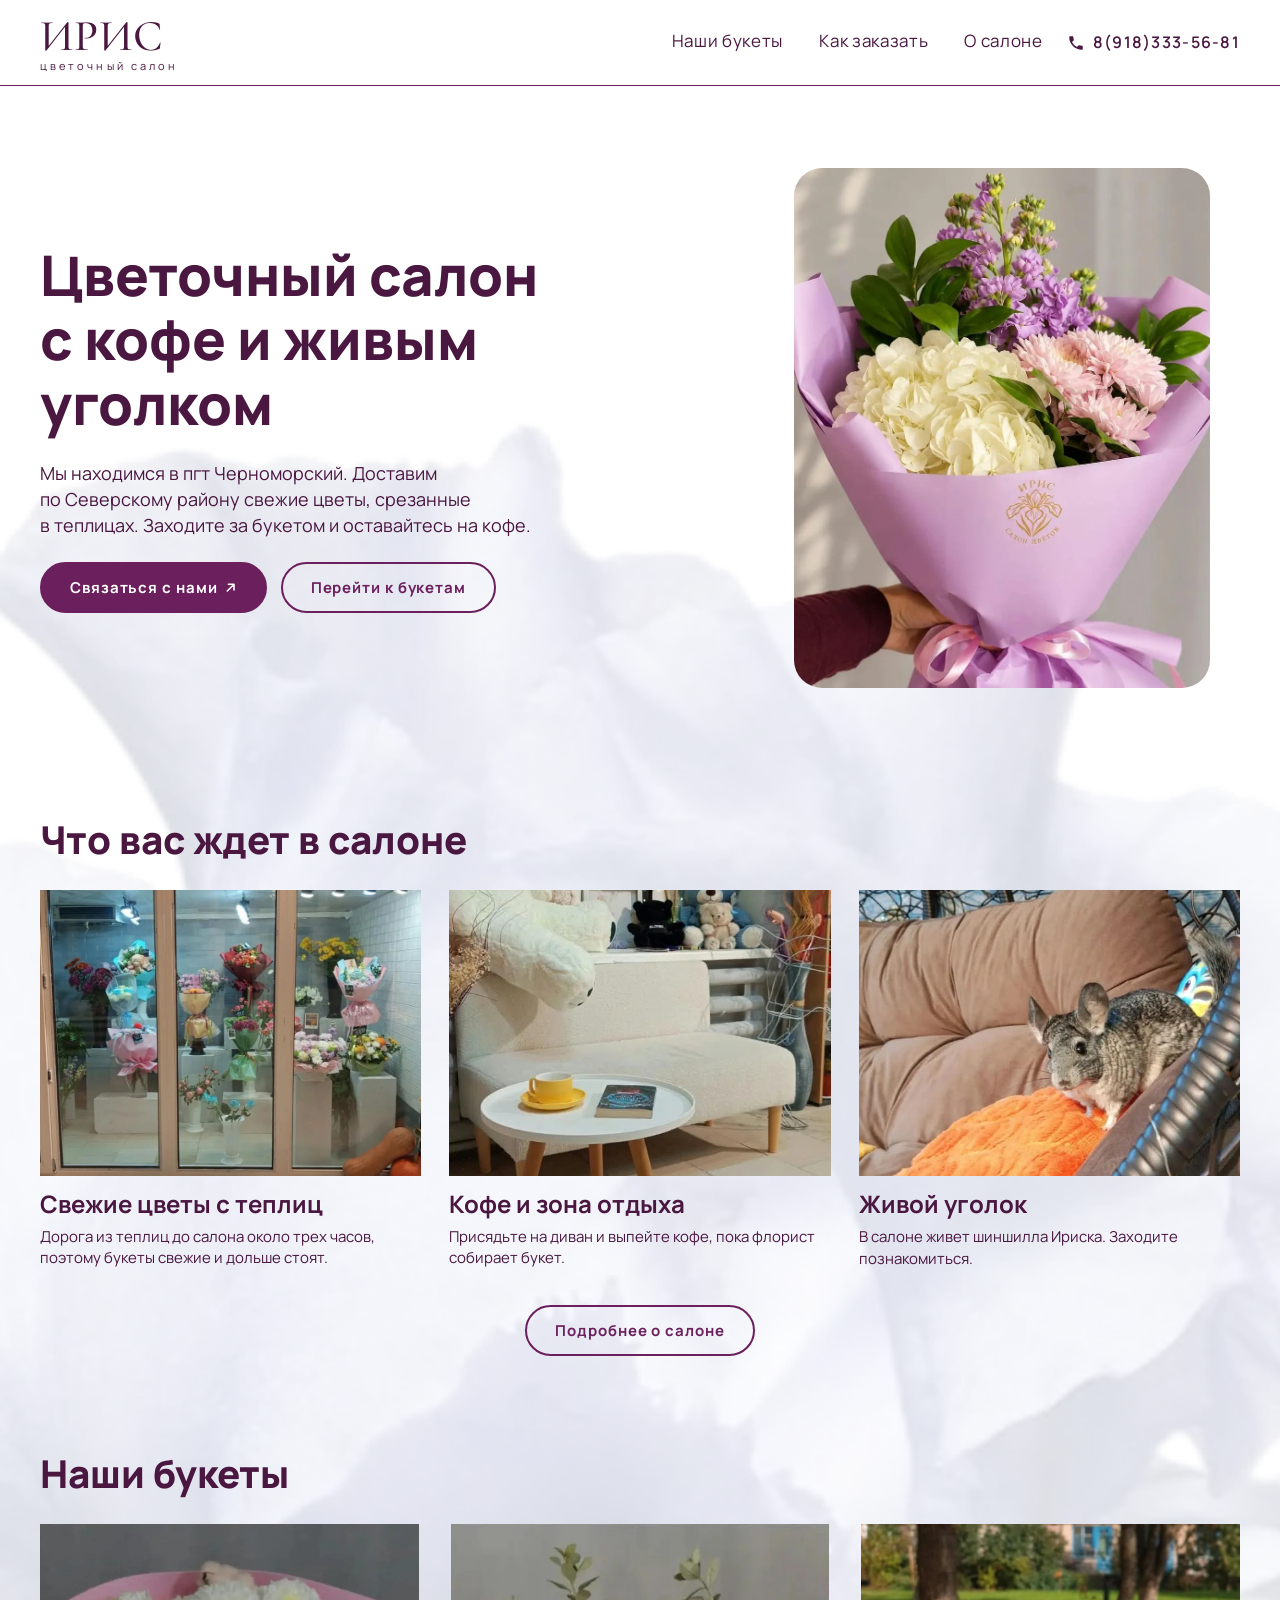
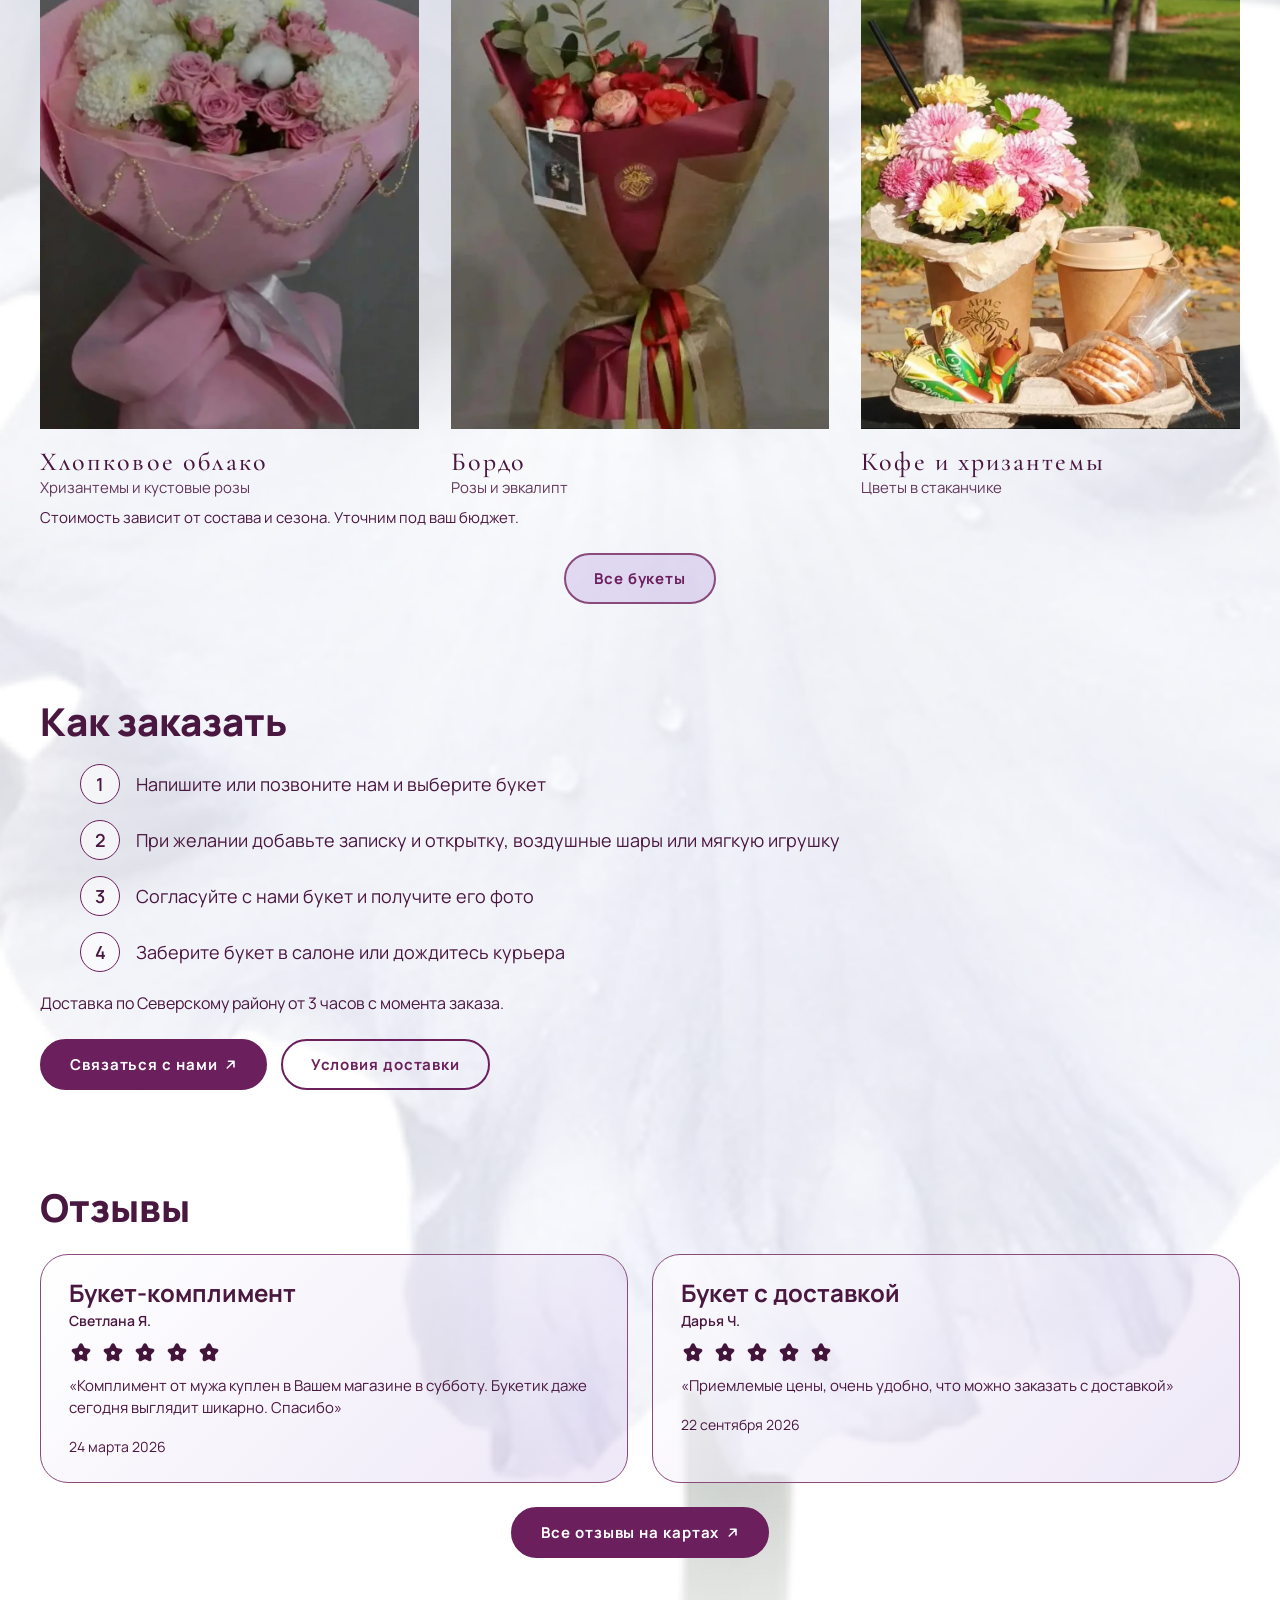
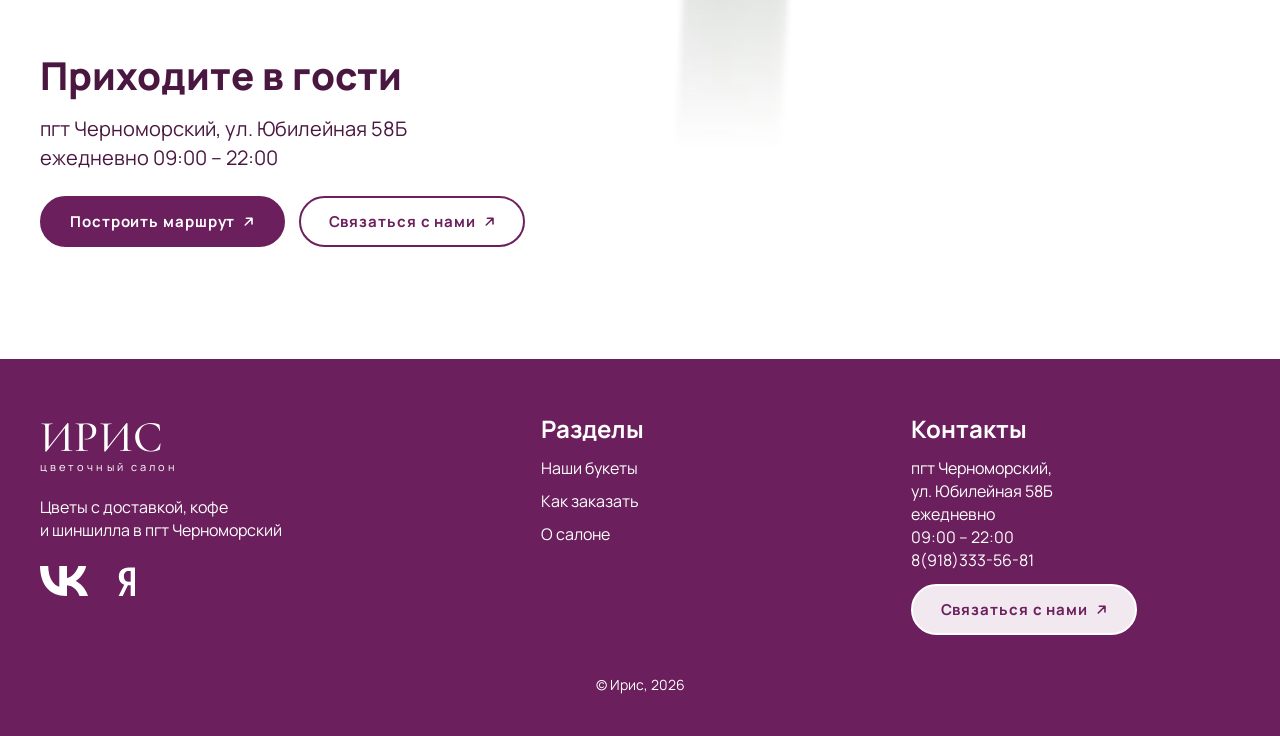
<file: index.html>
<!DOCTYPE html>
<html lang="ru">
<head>
<meta charset="utf-8">
<meta name="viewport" content="width=device-width, initial-scale=1">
<title>Ирис — цветочный салон с кофе в пгт Черноморский</title>
<meta name="description" content="Свежие букеты из теплиц, доставка по Северскому району, кофе и шиншилла Ириска в салоне.">
<meta name="theme-color" content="#6b1f5c">
<meta property="og:title" content="Ирис — цветочный салон с кофе в пгт Черноморский">
<meta property="og:description" content="Свежие букеты из теплиц, доставка по Северскому району, кофе и шиншилла Ириска в салоне.">
<meta property="og:type" content="website">
<meta property="og:locale" content="ru_RU">
<link rel="icon" href="img/favicon.svg" type="image/svg+xml">
<link rel="preconnect" href="https://fonts.googleapis.com">
<link rel="preconnect" href="https://fonts.gstatic.com" crossorigin>
<link href="https://fonts.googleapis.com/css2?family=Cormorant+Garamond:wght@400;500&family=Manrope:wght@300;400;500;600;700;800&display=swap&subset=cyrillic" rel="stylesheet">
<link rel="stylesheet" href="css/style.css">
<script type="application/ld+json">
{
  "@context": "https://schema.org",
  "@type": "Florist",
  "name": "Ирис, цветочный салон",
  "telephone": "+7-918-333-56-81",
  "address": {
    "@type": "PostalAddress",
    "addressCountry": "RU",
    "addressRegion": "Краснодарский край",
    "addressLocality": "пгт Черноморский",
    "streetAddress": "ул. Юбилейная, 58Б"
  },
  "openingHours": "Mo-Su 09:00-22:00",
  "sameAs": [
    "https://vk.ru/id1106117199"
  ]
}
</script>
</head>
<body>
<header class="site-header">
  <div class="header-inner">
    <a class="logo" href="index.html" aria-label="Ирис — на главную"><b>ИРИС</b><small>цветочный салон</small></a>
    <nav class="nav" aria-label="Основное меню"><a href="bouquets.html">Наши букеты</a><a href="order.html">Как заказать</a><a href="about.html">О салоне</a></nav>
    <a class="phone header-phone" href="tel:+79183335681"><svg viewBox="0 0 24 24" aria-hidden="true"><path d="M6.6 10.8a15 15 0 0 0 6.6 6.6l2.2-2.2c.3-.3.7-.4 1-.2 1.1.4 2.3.6 3.6.6.6 0 1 .4 1 1V20c0 .6-.4 1-1 1A17 17 0 0 1 3 4c0-.6.4-1 1-1h3.5c.6 0 1 .4 1 1 0 1.3.2 2.5.6 3.6.1.3 0 .7-.2 1l-2.3 2.2z"/></svg>8(918)333-56-81</a>
    <button class="burger" id="burger" aria-label="Открыть меню" aria-expanded="false" aria-controls="mobile-menu"><span></span><span></span></button>
  </div>
</header>

<div class="mobile-menu" id="mobile-menu" role="dialog" aria-modal="true" aria-label="Меню">
  <div class="top">
    <a class="logo" href="index.html"><b>ИРИС</b><small>цветочный салон</small></a>
    <button class="close" id="menu-close" aria-label="Закрыть меню">×</button>
  </div>
  <nav aria-label="Мобильное меню"><a href="bouquets.html">Наши букеты</a><a href="order.html">Как заказать</a><a href="about.html">О салоне</a></nav>
  <a class="phone" href="tel:+79183335681"><svg viewBox="0 0 24 24" aria-hidden="true"><path d="M6.6 10.8a15 15 0 0 0 6.6 6.6l2.2-2.2c.3-.3.7-.4 1-.2 1.1.4 2.3.6 3.6.6.6 0 1 .4 1 1V20c0 .6-.4 1-1 1A17 17 0 0 1 3 4c0-.6.4-1 1-1h3.5c.6 0 1 .4 1 1 0 1.3.2 2.5.6 3.6.1.3 0 .7-.2 1l-2.3 2.2z"/></svg>8(918)333-56-81</a>
  <a class="btn" href="tel:+79183335681">Связаться с нами <svg class="arr" viewBox="0 0 10 10" aria-hidden="true"><path d="M2 8 8 2M3 2h5v5" fill="none" stroke="currentColor" stroke-width="1.4" stroke-linecap="round" stroke-linejoin="round"/></svg></a>
</div>

<main class="page page--home">

<div class="deco deco--home" aria-hidden="true"></div>
<section class="hero"><div class="container hero-grid">
  <div>
    <h1>Цветочный салон<br>с кофе и живым уголком</h1>
    <p>Мы находимся в пгт Черноморский. Доставим по Северскому району свежие цветы, срезанные в теплицах. Заходите за букетом и оставайтесь на кофе.</p>
    <div class="btn-row"><a class="btn" href="tel:+79183335681">Связаться с нами <svg class="arr" viewBox="0 0 10 10" aria-hidden="true"><path d="M2 8 8 2M3 2h5v5" fill="none" stroke="currentColor" stroke-width="1.4" stroke-linecap="round" stroke-linejoin="round"/></svg></a><a class="btn btn--ghost" href="bouquets.html">Перейти к букетам</a></div>
  </div>
  <div class="hero-img"><img src="img/hero.webp" alt="Сиреневый букет с белой гортензией в упаковке с логотипом салона" width="900" height="1125"></div>
</div></section>

<section class="section"><div class="container">
  <h2>Что вас ждет в салоне</h2>
  <div class="cards carousel" style="margin-top:28px">
    <article class="card"><img src="img/card-fresh.webp" alt="Витрина салона со свежими букетами" width="900" height="675" loading="lazy" decoding="async"><h3>Свежие цветы с теплиц</h3><p>Дорога из теплиц до салона около трех часов, поэтому букеты свежие и дольше стоят.</p></article>
    <article class="card"><img src="img/card-lounge.webp" alt="Зона отдыха: диван и столик с чашкой кофе" width="702" height="527" loading="lazy" decoding="async"><h3>Кофе и зона отдыха</h3><p>Присядьте на диван и выпейте кофе, пока флорист собирает букет.</p></article>
    <article class="card"><img src="img/card-chinchilla.webp" alt="Шиншилла Ириска на подушке" width="702" height="527" loading="lazy" decoding="async"><h3>Живой уголок</h3><p>В салоне живет шиншилла Ириска. Заходите познакомиться.</p></article>
  </div>
  <div class="dots"></div>
  <div class="center" style="margin-top:24px"><a class="btn btn--ghost" href="about.html">Подробнее о салоне</a></div>
</div></section>

<section class="section"><div class="container">
  <h2>Наши букеты</h2>
  <div class="bouquets bouquets--3 carousel" style="margin-top:28px"><article class="bouquet"><img src="img/bouquet-3.webp" alt="Букет «Хлопковое облако» из белых хризантем, розовых роз и хлопка" width="760" height="1013" loading="lazy" decoding="async"><h3>Хлопковое облако</h3><div class="sub">Хризантемы и кустовые розы</div></article><article class="bouquet"><img src="img/bouquet-5.webp" alt="Букет «Бордо» из красно-оранжевых роз и эвкалипта" width="579" height="772" loading="lazy" decoding="async"><h3>Бордо</h3><div class="sub">Розы и эвкалипт</div></article><article class="bouquet"><img src="img/bouquet-7.webp" alt="Хризантемы в крафтовом стаканчике с логотипом салона" width="900" height="1200" loading="lazy" decoding="async"><h3>Кофе и хризантемы</h3><div class="sub">Цветы в стаканчике</div></article></div>
  <div class="dots"></div>
  <p class="note">Стоимость зависит от состава и сезона. Уточним под ваш бюджет.</p>
  <div class="center"><a class="btn btn--soft" href="bouquets.html">Все букеты</a></div>
</div></section>

<section class="section"><div class="container">
  <h2>Как заказать</h2>
  <ol class="steps"><li>Напишите или позвоните нам и выберите букет</li><li>При желании добавьте записку и открытку, воздушные шары или мягкую игрушку</li><li>Согласуйте с нами букет и получите его фото</li><li>Заберите букет в салоне или дождитесь курьера</li></ol>
  <p>Доставка по Северскому району от 3 часов с момента заказа.</p>
  <div class="btn-row"><a class="btn" href="tel:+79183335681">Связаться с нами <svg class="arr" viewBox="0 0 10 10" aria-hidden="true"><path d="M2 8 8 2M3 2h5v5" fill="none" stroke="currentColor" stroke-width="1.4" stroke-linecap="round" stroke-linejoin="round"/></svg></a><a class="btn btn--ghost" href="order.html">Условия доставки</a></div>
</div></section>

<section class="section"><div class="container">
  <h2>Отзывы</h2>
  <div class="reviews carousel" style="margin-top:24px"><article class="review"><h3>Букет-комплимент</h3><div class="author">Светлана Я.</div><div class="stars" role="img" aria-label="Оценка 5 из 5"><img src="img/flower.png" alt="" width="24" height="24" loading="lazy"><img src="img/flower.png" alt="" width="24" height="24" loading="lazy"><img src="img/flower.png" alt="" width="24" height="24" loading="lazy"><img src="img/flower.png" alt="" width="24" height="24" loading="lazy"><img src="img/flower.png" alt="" width="24" height="24" loading="lazy"></div><blockquote>«Комплимент от мужа куплен в Вашем магазине в субботу. Букетик даже сегодня выглядит шикарно. Спасибо»</blockquote><time datetime="2026-03-24">24 марта 2026</time></article><article class="review"><h3>Букет с доставкой</h3><div class="author">Дарья Ч.</div><div class="stars" role="img" aria-label="Оценка 5 из 5"><img src="img/flower.png" alt="" width="24" height="24" loading="lazy"><img src="img/flower.png" alt="" width="24" height="24" loading="lazy"><img src="img/flower.png" alt="" width="24" height="24" loading="lazy"><img src="img/flower.png" alt="" width="24" height="24" loading="lazy"><img src="img/flower.png" alt="" width="24" height="24" loading="lazy"></div><blockquote>«Приемлемые цены, очень удобно, что можно заказать с доставкой»</blockquote><time datetime="2026-09-22">22 сентября 2026</time></article></div>
  <div class="dots"></div>
  <div class="center" style="margin-top:24px"><a class="btn" href="https://yandex.ru/maps/?text=%D0%98%D1%80%D0%B8%D1%81%20%D1%86%D0%B2%D0%B5%D1%82%D0%BE%D1%87%D0%BD%D1%8B%D0%B9%20%D1%81%D0%B0%D0%BB%D0%BE%D0%BD%20%D0%A7%D0%B5%D1%80%D0%BD%D0%BE%D0%BC%D0%BE%D1%80%D1%81%D0%BA%D0%B8%D0%B9%20%D0%AE%D0%B1%D0%B8%D0%BB%D0%B5%D0%B9%D0%BD%D0%B0%D1%8F%2058%D0%91" target="_blank" rel="noopener">Все отзывы на картах <svg class="arr" viewBox="0 0 10 10" aria-hidden="true"><path d="M2 8 8 2M3 2h5v5" fill="none" stroke="currentColor" stroke-width="1.4" stroke-linecap="round" stroke-linejoin="round"/></svg></a></div>
</div></section>

<section class="section"><div class="container">
  <h2>Приходите в гости</h2>
  <p class="lead" style="margin-top:16px">пгт Черноморский, ул. Юбилейная 58Б<br>ежедневно 09:00 – 22:00</p>
  <div class="btn-row"><a class="btn" href="https://yandex.ru/maps/?text=%D0%98%D1%80%D0%B8%D1%81%20%D1%86%D0%B2%D0%B5%D1%82%D0%BE%D1%87%D0%BD%D1%8B%D0%B9%20%D1%81%D0%B0%D0%BB%D0%BE%D0%BD%20%D0%A7%D0%B5%D1%80%D0%BD%D0%BE%D0%BC%D0%BE%D1%80%D1%81%D0%BA%D0%B8%D0%B9%20%D0%AE%D0%B1%D0%B8%D0%BB%D0%B5%D0%B9%D0%BD%D0%B0%D1%8F%2058%D0%91" target="_blank" rel="noopener">Построить маршрут <svg class="arr" viewBox="0 0 10 10" aria-hidden="true"><path d="M2 8 8 2M3 2h5v5" fill="none" stroke="currentColor" stroke-width="1.4" stroke-linecap="round" stroke-linejoin="round"/></svg></a><a class="btn btn--ghost" href="tel:+79183335681">Связаться с нами <svg class="arr" viewBox="0 0 10 10" aria-hidden="true"><path d="M2 8 8 2M3 2h5v5" fill="none" stroke="currentColor" stroke-width="1.4" stroke-linecap="round" stroke-linejoin="round"/></svg></a></div>
</div></section>

</main>

<footer class="site-footer">
  <div class="container">
    <div class="footer-grid">
      <div>
        <a class="logo" href="index.html"><b>ИРИС</b><small>цветочный салон</small></a>
        <p class="footer-desc">Цветы с доставкой, кофе<br>и шиншилла в пгт Черноморский</p>
        <div class="socials">
          <a href="https://vk.ru/id1106117199" target="_blank" rel="noopener" aria-label="ВКонтакте"><svg viewBox="0 0 48 30" aria-hidden="true"><path d="M26 30C9.6 30 .3 18.7 0 0h8.2c.3 13.8 6.3 19.6 11.1 20.8V0h7.7v11.9C31.7 11.4 36.7 6 38.4 0h7.7c-1.3 7.3-6.7 12.7-10.5 14.9C39.4 16.8 45.5 21.5 48 30h-8.5c-1.8-5.7-6.3-10.1-12.5-10.7V30H26z"/></svg></a>
          <a href="https://yandex.ru/maps/?text=%D0%98%D1%80%D0%B8%D1%81%20%D1%86%D0%B2%D0%B5%D1%82%D0%BE%D1%87%D0%BD%D1%8B%D0%B9%20%D1%81%D0%B0%D0%BB%D0%BE%D0%BD%20%D0%A7%D0%B5%D1%80%D0%BD%D0%BE%D0%BC%D0%BE%D1%80%D1%81%D0%BA%D0%B8%D0%B9%20%D0%AE%D0%B1%D0%B8%D0%BB%D0%B5%D0%B9%D0%BD%D0%B0%D1%8F%2058%D0%91" target="_blank" rel="noopener" aria-label="Мы на Яндекс Картах"><svg viewBox="0 0 24 30" aria-hidden="true"><path d="M14.7 30V19.2h-2.8L6.7 30H2.6l5.6-11.2C4.7 17.3 2.8 14.5 2.8 10.7 2.8 5 6.7 1.5 12.7 1.5H19V30h-4.3zm0-25.1h-1.8c-3.3 0-5 1.8-5 5.6 0 3.6 1.9 5.3 5.1 5.3h1.7V4.9z"/></svg></a>
        </div>
      </div>
      <div>
        <h3>Разделы</h3>
        <ul><li><a href="bouquets.html">Наши букеты</a></li><li><a href="order.html">Как заказать</a></li><li><a href="about.html">О салоне</a></li></ul>
      </div>
      <div class="footer-contacts">
        <h3>Контакты</h3>
        <p>пгт Черноморский,<br>ул. Юбилейная 58Б<br>ежедневно<br>09:00 – 22:00<br><a href="tel:+79183335681">8(918)333-56-81</a></p>
        <a class="btn btn--light" href="tel:+79183335681">Связаться с нами <svg class="arr" viewBox="0 0 10 10" aria-hidden="true"><path d="M2 8 8 2M3 2h5v5" fill="none" stroke="currentColor" stroke-width="1.4" stroke-linecap="round" stroke-linejoin="round"/></svg></a>
      </div>
    </div>
    <p class="copy">© Ирис, 2026</p>
  </div>
</footer>
<script src="js/main.js"></script>
</body>
</html>
</file>
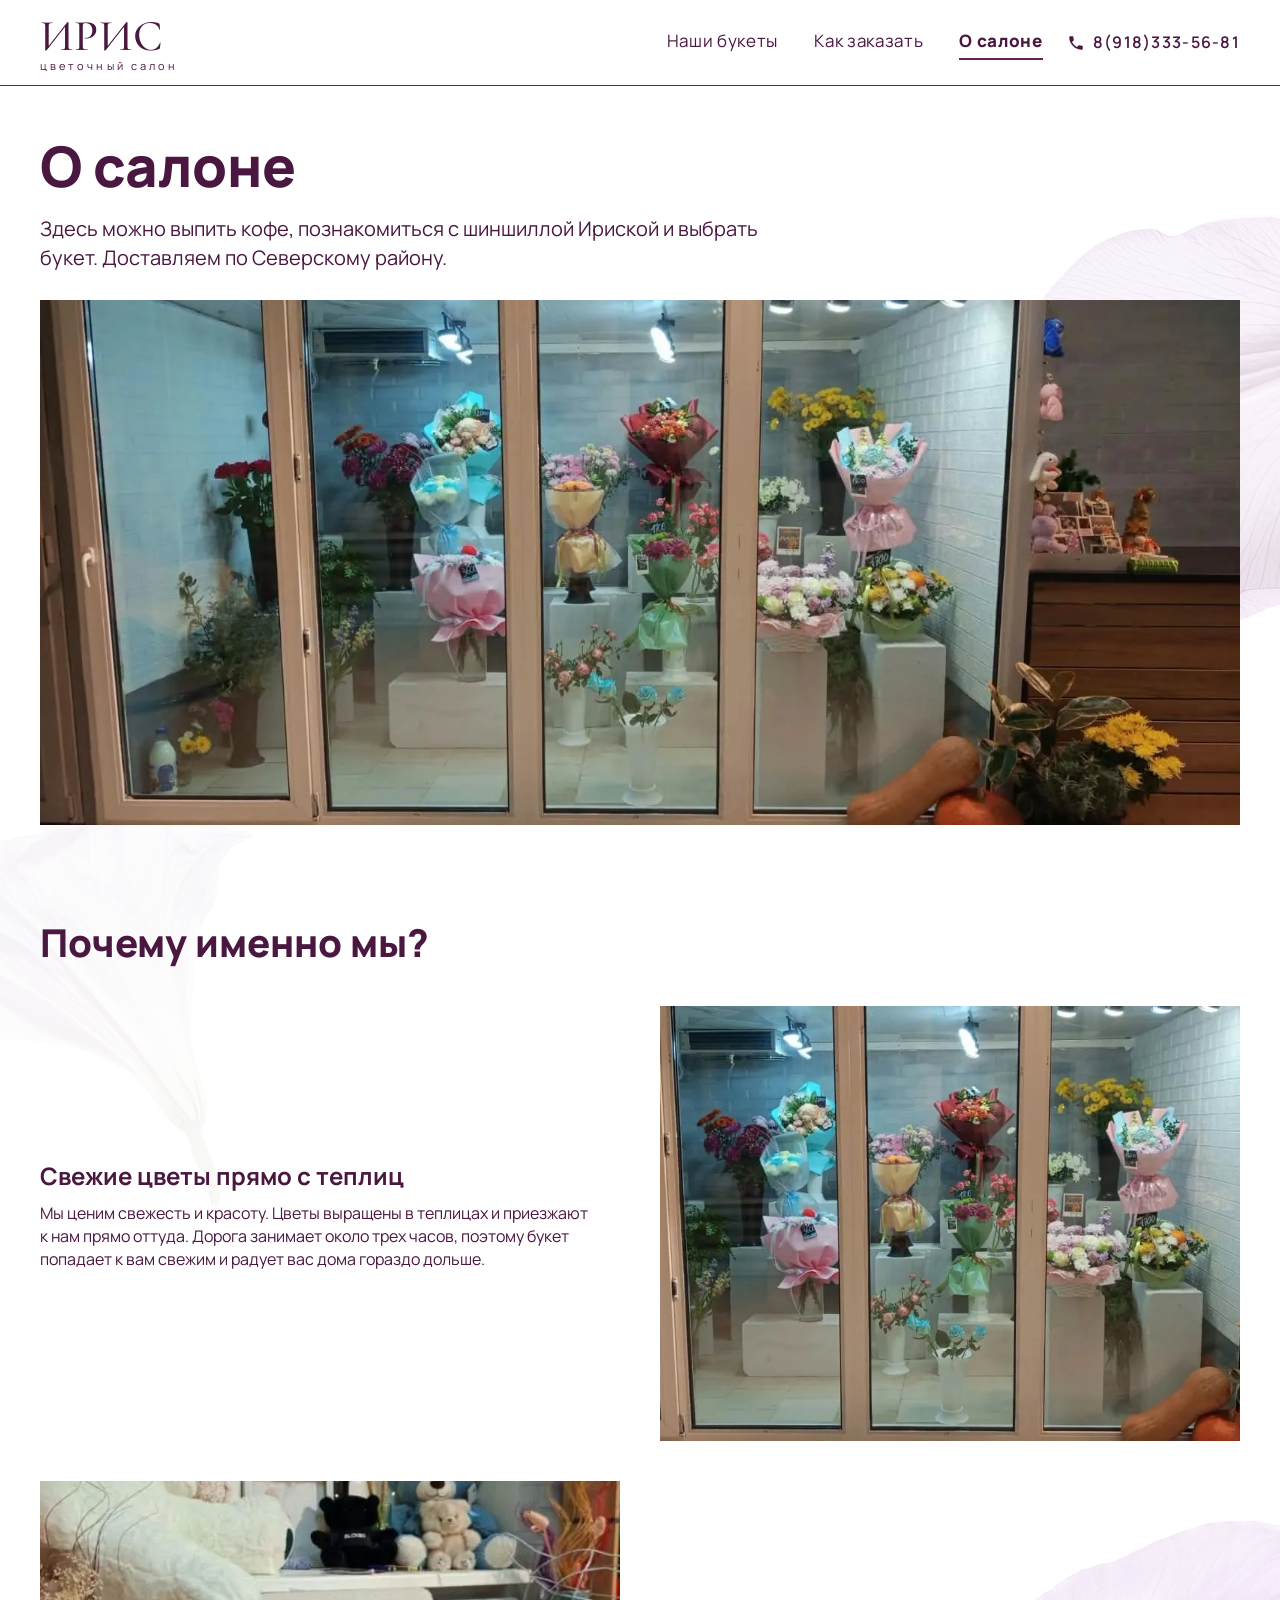
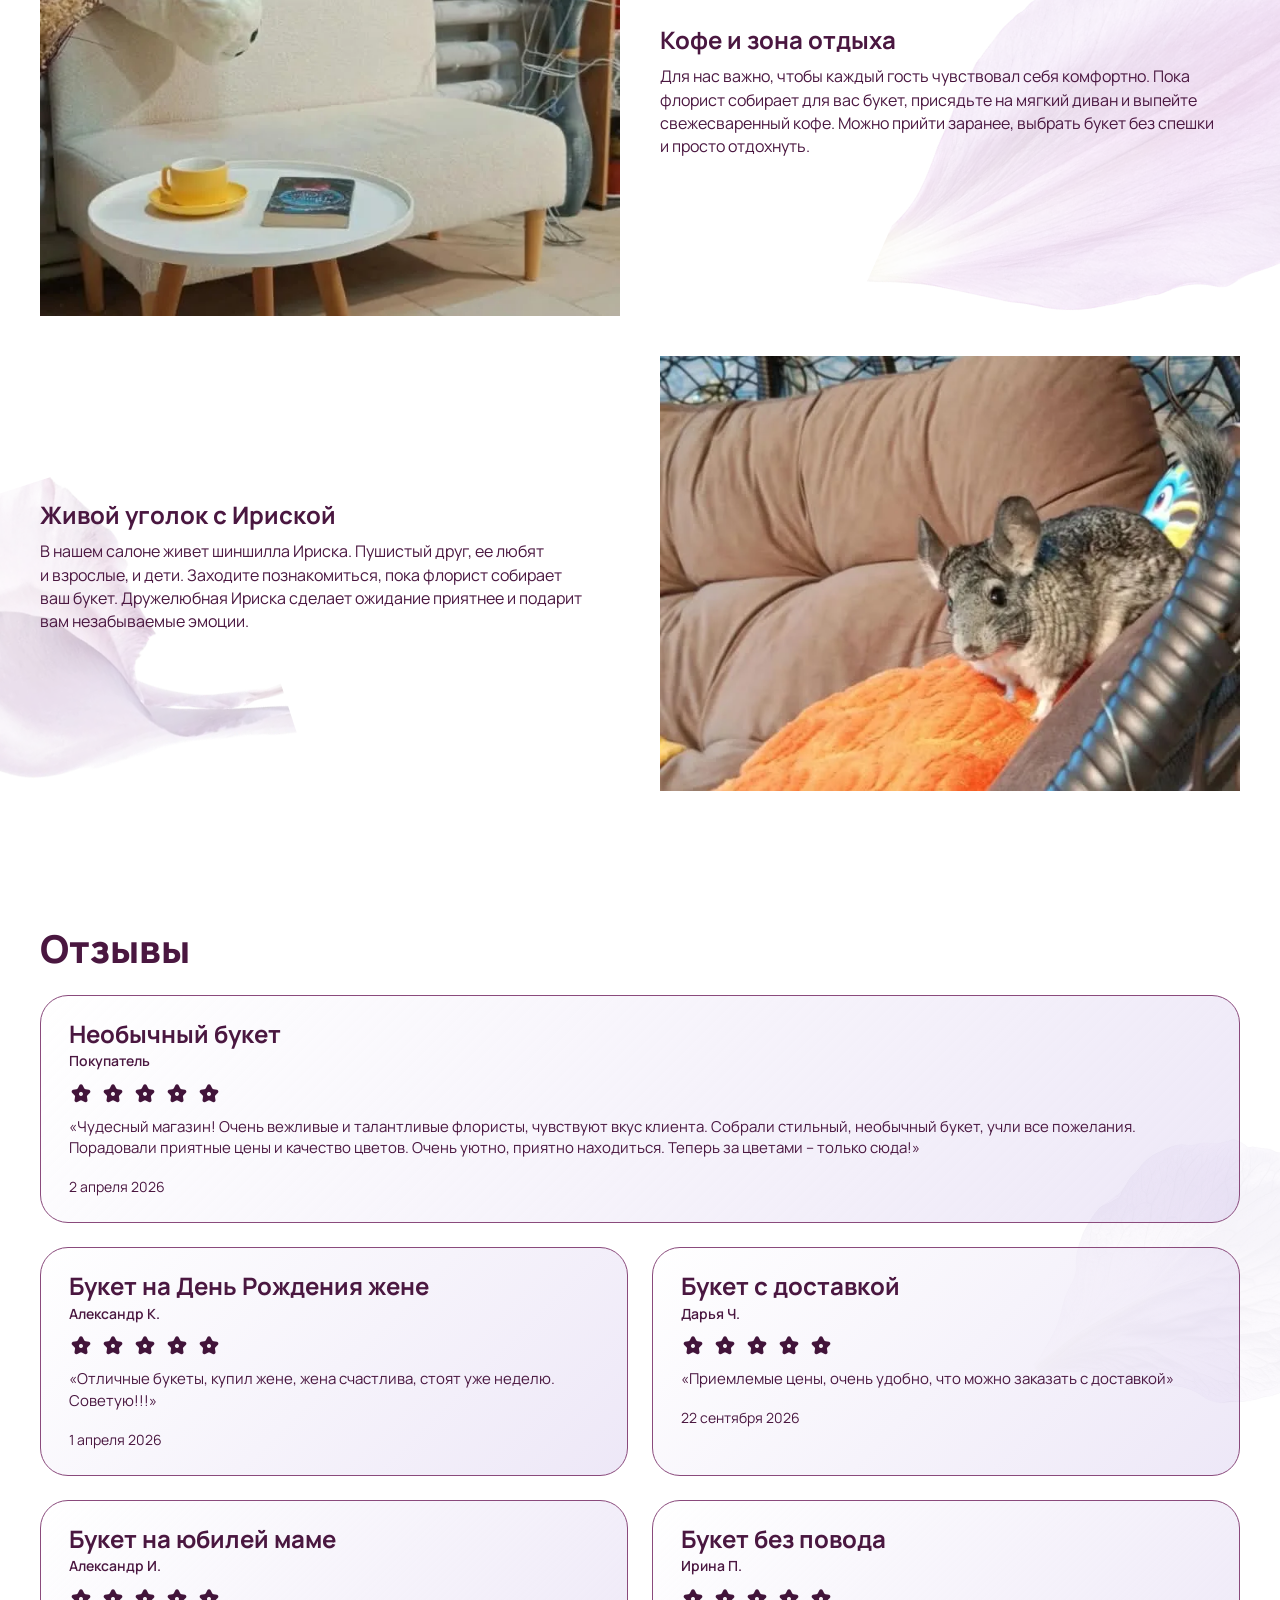
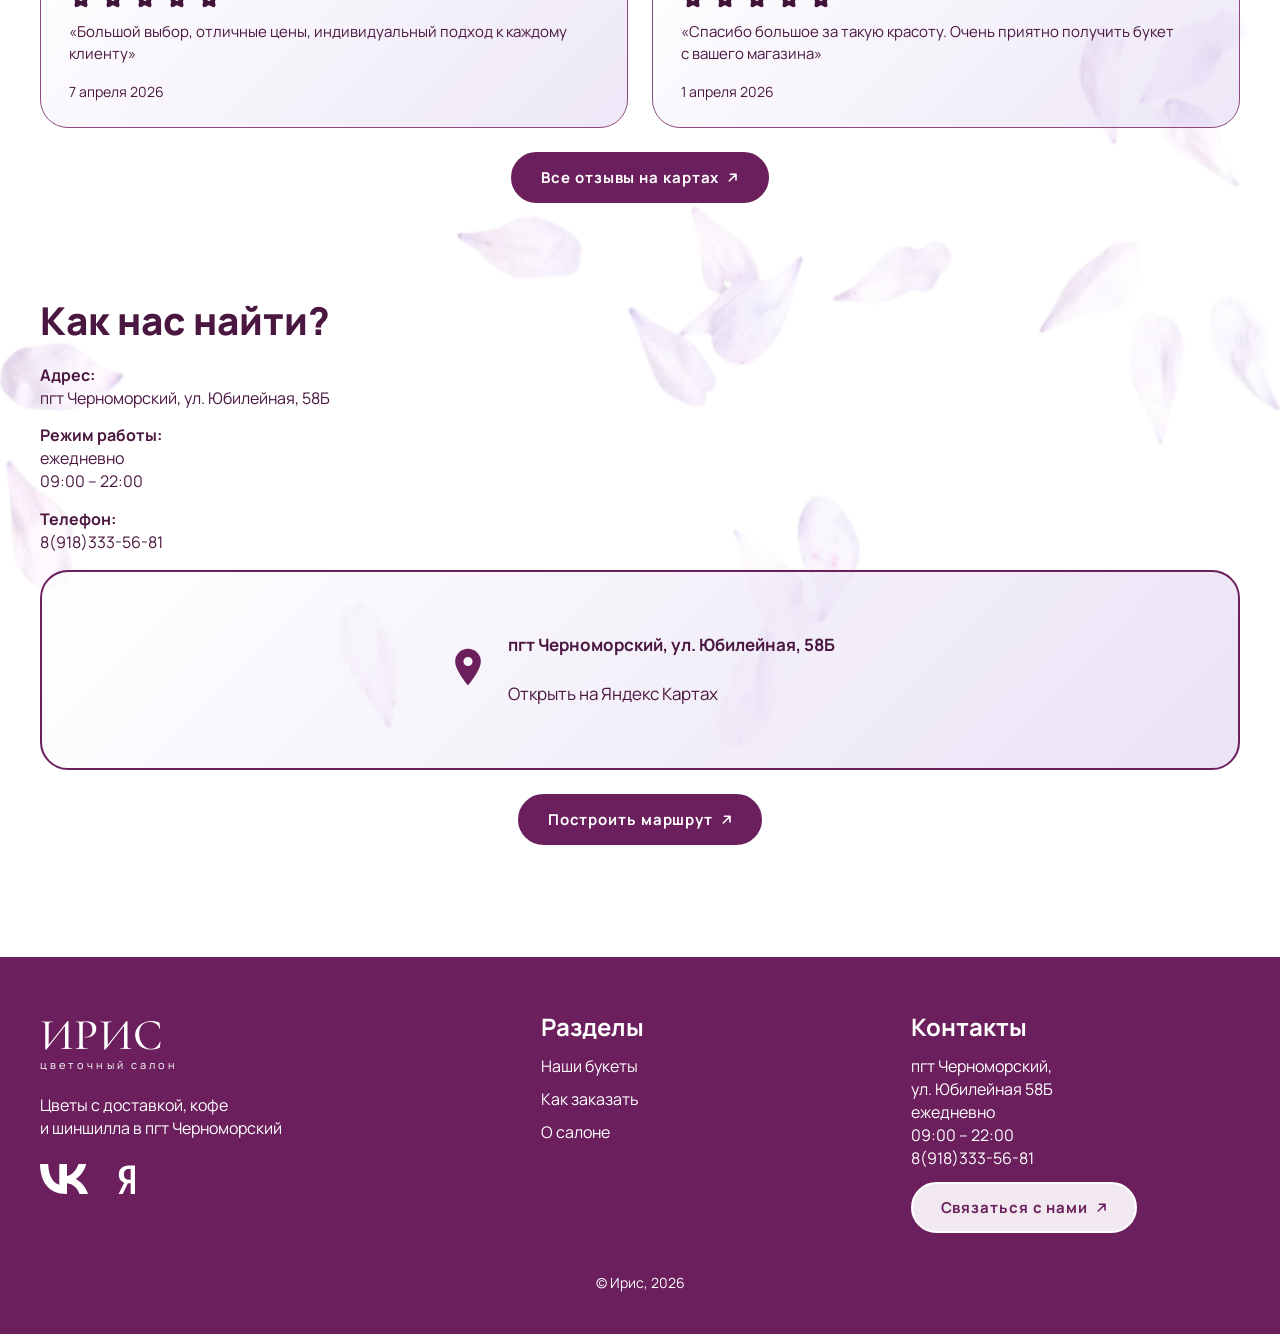
<file: about.html>
<!DOCTYPE html>
<html lang="ru">
<head>
<meta charset="utf-8">
<meta name="viewport" content="width=device-width, initial-scale=1">
<title>О салоне — Ирис, цветочный салон</title>
<meta name="description" content="Свежие цветы из теплиц, кофе, зона отдыха и шиншилла Ириска. Адрес и режим работы.">
<meta name="theme-color" content="#6b1f5c">
<meta property="og:title" content="О салоне — Ирис, цветочный салон">
<meta property="og:description" content="Свежие цветы из теплиц, кофе, зона отдыха и шиншилла Ириска. Адрес и режим работы.">
<meta property="og:type" content="website">
<meta property="og:locale" content="ru_RU">
<link rel="icon" href="img/favicon.svg" type="image/svg+xml">
<link rel="preconnect" href="https://fonts.googleapis.com">
<link rel="preconnect" href="https://fonts.gstatic.com" crossorigin>
<link href="https://fonts.googleapis.com/css2?family=Cormorant+Garamond:wght@400;500&family=Manrope:wght@300;400;500;600;700;800&display=swap&subset=cyrillic" rel="stylesheet">
<link rel="stylesheet" href="css/style.css">
</head>
<body>
<header class="site-header">
  <div class="header-inner">
    <a class="logo" href="index.html" aria-label="Ирис — на главную"><b>ИРИС</b><small>цветочный салон</small></a>
    <nav class="nav" aria-label="Основное меню"><a href="bouquets.html">Наши букеты</a><a href="order.html">Как заказать</a><a href="about.html" aria-current="page">О салоне</a></nav>
    <a class="phone header-phone" href="tel:+79183335681"><svg viewBox="0 0 24 24" aria-hidden="true"><path d="M6.6 10.8a15 15 0 0 0 6.6 6.6l2.2-2.2c.3-.3.7-.4 1-.2 1.1.4 2.3.6 3.6.6.6 0 1 .4 1 1V20c0 .6-.4 1-1 1A17 17 0 0 1 3 4c0-.6.4-1 1-1h3.5c.6 0 1 .4 1 1 0 1.3.2 2.5.6 3.6.1.3 0 .7-.2 1l-2.3 2.2z"/></svg>8(918)333-56-81</a>
    <button class="burger" id="burger" aria-label="Открыть меню" aria-expanded="false" aria-controls="mobile-menu"><span></span><span></span></button>
  </div>
</header>

<div class="mobile-menu" id="mobile-menu" role="dialog" aria-modal="true" aria-label="Меню">
  <div class="top">
    <a class="logo" href="index.html"><b>ИРИС</b><small>цветочный салон</small></a>
    <button class="close" id="menu-close" aria-label="Закрыть меню">×</button>
  </div>
  <nav aria-label="Мобильное меню"><a href="bouquets.html">Наши букеты</a><a href="order.html">Как заказать</a><a href="about.html" aria-current="page">О салоне</a></nav>
  <a class="phone" href="tel:+79183335681"><svg viewBox="0 0 24 24" aria-hidden="true"><path d="M6.6 10.8a15 15 0 0 0 6.6 6.6l2.2-2.2c.3-.3.7-.4 1-.2 1.1.4 2.3.6 3.6.6.6 0 1 .4 1 1V20c0 .6-.4 1-1 1A17 17 0 0 1 3 4c0-.6.4-1 1-1h3.5c.6 0 1 .4 1 1 0 1.3.2 2.5.6 3.6.1.3 0 .7-.2 1l-2.3 2.2z"/></svg>8(918)333-56-81</a>
  <a class="btn" href="tel:+79183335681">Связаться с нами <svg class="arr" viewBox="0 0 10 10" aria-hidden="true"><path d="M2 8 8 2M3 2h5v5" fill="none" stroke="currentColor" stroke-width="1.4" stroke-linecap="round" stroke-linejoin="round"/></svg></a>
</div>

<main class="page page--about">

<div class="petal petal--1" aria-hidden="true"></div><div class="petal petal--2" aria-hidden="true"></div><div class="petal petal--3" aria-hidden="true"></div><div class="petal petal--4" aria-hidden="true"></div><div class="petal petal--5" aria-hidden="true"></div><div class="petal petal--6" aria-hidden="true"></div>
<section class="section"><div class="container">
  <h1>О салоне</h1>
  <p class="lead" style="margin:16px 0 28px">Здесь можно выпить кофе, познакомиться с шиншиллой Ириской и выбрать букет. Доставляем по Северскому району.</p>
  <img class="wide-photo" src="img/salon-wide.webp" alt="Витрина салона «Ирис» со свежими букетами" width="1600" height="702">
</div></section>

<section class="section"><div class="container">
  <h2>Почему именно мы?</h2>
  <div class="feature"><div><h3>Свежие цветы прямо с теплиц</h3><p style="margin-top:12px">Мы ценим свежесть и красоту. Цветы выращены в теплицах и приезжают к нам прямо оттуда. Дорога занимает около трех часов, поэтому букет попадает к вам свежим и радует вас дома гораздо дольше.</p></div><img src="img/card-fresh.webp" alt="Витрина салона со свежими букетами" width="900" height="675" loading="lazy" decoding="async"></div>
  <div class="feature feature--rev"><div><h3>Кофе и зона отдыха</h3><p style="margin-top:12px">Для нас важно, чтобы каждый гость чувствовал себя комфортно. Пока флорист собирает для вас букет, присядьте на мягкий диван и выпейте свежесваренный кофе. Можно прийти заранее, выбрать букет без спешки и просто отдохнуть.</p></div><img src="img/card-lounge.webp" alt="Зона отдыха: диван и столик с чашкой кофе" width="702" height="527" loading="lazy" decoding="async"></div>
  <div class="feature"><div><h3>Живой уголок с Ириской</h3><p style="margin-top:12px">В нашем салоне живет шиншилла Ириска. Пушистый друг, ее любят и взрослые, и дети. Заходите познакомиться, пока флорист собирает ваш букет. Дружелюбная Ириска сделает ожидание приятнее и подарит вам незабываемые эмоции.</p></div><img src="img/card-chinchilla.webp" alt="Шиншилла Ириска на подушке" width="702" height="527" loading="lazy" decoding="async"></div>
</div></section>

<section class="section"><div class="container">
  <h2>Отзывы</h2>
  <div class="reviews reviews--wide carousel" style="margin-top:24px"><article class="review"><h3>Необычный букет</h3><div class="author">Покупатель</div><div class="stars" role="img" aria-label="Оценка 5 из 5"><img src="img/flower.png" alt="" width="24" height="24" loading="lazy"><img src="img/flower.png" alt="" width="24" height="24" loading="lazy"><img src="img/flower.png" alt="" width="24" height="24" loading="lazy"><img src="img/flower.png" alt="" width="24" height="24" loading="lazy"><img src="img/flower.png" alt="" width="24" height="24" loading="lazy"></div><blockquote>«Чудесный магазин! Очень вежливые и талантливые флористы, чувствуют вкус клиента. Собрали стильный, необычный букет, учли все пожелания. Порадовали приятные цены и качество цветов. Очень уютно, приятно находиться. Теперь за цветами – только сюда!»</blockquote><time datetime="2026-04-02">2 апреля 2026</time></article><article class="review"><h3>Букет на День Рождения жене</h3><div class="author">Александр К.</div><div class="stars" role="img" aria-label="Оценка 5 из 5"><img src="img/flower.png" alt="" width="24" height="24" loading="lazy"><img src="img/flower.png" alt="" width="24" height="24" loading="lazy"><img src="img/flower.png" alt="" width="24" height="24" loading="lazy"><img src="img/flower.png" alt="" width="24" height="24" loading="lazy"><img src="img/flower.png" alt="" width="24" height="24" loading="lazy"></div><blockquote>«Отличные букеты, купил жене, жена счастлива, стоят уже неделю. Советую!!!»</blockquote><time datetime="2026-04-01">1 апреля 2026</time></article><article class="review"><h3>Букет с доставкой</h3><div class="author">Дарья Ч.</div><div class="stars" role="img" aria-label="Оценка 5 из 5"><img src="img/flower.png" alt="" width="24" height="24" loading="lazy"><img src="img/flower.png" alt="" width="24" height="24" loading="lazy"><img src="img/flower.png" alt="" width="24" height="24" loading="lazy"><img src="img/flower.png" alt="" width="24" height="24" loading="lazy"><img src="img/flower.png" alt="" width="24" height="24" loading="lazy"></div><blockquote>«Приемлемые цены, очень удобно, что можно заказать с доставкой»</blockquote><time datetime="2026-09-22">22 сентября 2026</time></article><article class="review"><h3>Букет на юбилей маме</h3><div class="author">Александр И.</div><div class="stars" role="img" aria-label="Оценка 5 из 5"><img src="img/flower.png" alt="" width="24" height="24" loading="lazy"><img src="img/flower.png" alt="" width="24" height="24" loading="lazy"><img src="img/flower.png" alt="" width="24" height="24" loading="lazy"><img src="img/flower.png" alt="" width="24" height="24" loading="lazy"><img src="img/flower.png" alt="" width="24" height="24" loading="lazy"></div><blockquote>«Большой выбор, отличные цены, индивидуальный подход к каждому клиенту»</blockquote><time datetime="2026-04-07">7 апреля 2026</time></article><article class="review"><h3>Букет без повода</h3><div class="author">Ирина П.</div><div class="stars" role="img" aria-label="Оценка 5 из 5"><img src="img/flower.png" alt="" width="24" height="24" loading="lazy"><img src="img/flower.png" alt="" width="24" height="24" loading="lazy"><img src="img/flower.png" alt="" width="24" height="24" loading="lazy"><img src="img/flower.png" alt="" width="24" height="24" loading="lazy"><img src="img/flower.png" alt="" width="24" height="24" loading="lazy"></div><blockquote>«Спасибо большое за такую красоту. Очень приятно получить букет с вашего магазина»</blockquote><time datetime="2026-04-01">1 апреля 2026</time></article></div>
  <div class="dots"></div>
  <div class="center" style="margin-top:24px"><a class="btn" href="https://yandex.ru/maps/?text=%D0%98%D1%80%D0%B8%D1%81%20%D1%86%D0%B2%D0%B5%D1%82%D0%BE%D1%87%D0%BD%D1%8B%D0%B9%20%D1%81%D0%B0%D0%BB%D0%BE%D0%BD%20%D0%A7%D0%B5%D1%80%D0%BD%D0%BE%D0%BC%D0%BE%D1%80%D1%81%D0%BA%D0%B8%D0%B9%20%D0%AE%D0%B1%D0%B8%D0%BB%D0%B5%D0%B9%D0%BD%D0%B0%D1%8F%2058%D0%91" target="_blank" rel="noopener">Все отзывы на картах <svg class="arr" viewBox="0 0 10 10" aria-hidden="true"><path d="M2 8 8 2M3 2h5v5" fill="none" stroke="currentColor" stroke-width="1.4" stroke-linecap="round" stroke-linejoin="round"/></svg></a></div>
</div></section>

<section class="section"><div class="container contacts-list">
  <h2>Как нас найти?</h2>
  <div style="margin-top:20px">
    <p><b>Адрес:</b>пгт Черноморский, ул. Юбилейная, 58Б</p>
    <p><b>Режим работы:</b>ежедневно<br>09:00 – 22:00</p>
    <p><b>Телефон:</b><a href="tel:+79183335681">8(918)333-56-81</a></p>
  </div>
  <!-- Когда будет виджет Яндекс Карт (конструктор карт), вставьте его код вместо блока .map ниже -->
  <a class="map" href="https://yandex.ru/maps/?text=%D0%98%D1%80%D0%B8%D1%81%20%D1%86%D0%B2%D0%B5%D1%82%D0%BE%D1%87%D0%BD%D1%8B%D0%B9%20%D1%81%D0%B0%D0%BB%D0%BE%D0%BD%20%D0%A7%D0%B5%D1%80%D0%BD%D0%BE%D0%BC%D0%BE%D1%80%D1%81%D0%BA%D0%B8%D0%B9%20%D0%AE%D0%B1%D0%B8%D0%BB%D0%B5%D0%B9%D0%BD%D0%B0%D1%8F%2058%D0%91" target="_blank" rel="noopener" aria-label="Открыть салон на Яндекс Картах">
    <span class="map-pin" aria-hidden="true"><svg viewBox="0 0 24 24"><path d="M12 2a7 7 0 0 0-7 7c0 5 7 13 7 13s7-8 7-13a7 7 0 0 0-7-7zm0 9.5A2.5 2.5 0 1 1 12 6.500a2.500 2.500 0 0 1 0 5z"/></svg></span>
    <span class="map-text"><b>пгт Черноморский, ул. Юбилейная, 58Б</b><br>Открыть на Яндекс Картах</span>
  </a>
  <div class="center"><a class="btn" href="https://yandex.ru/maps/?text=%D0%98%D1%80%D0%B8%D1%81%20%D1%86%D0%B2%D0%B5%D1%82%D0%BE%D1%87%D0%BD%D1%8B%D0%B9%20%D1%81%D0%B0%D0%BB%D0%BE%D0%BD%20%D0%A7%D0%B5%D1%80%D0%BD%D0%BE%D0%BC%D0%BE%D1%80%D1%81%D0%BA%D0%B8%D0%B9%20%D0%AE%D0%B1%D0%B8%D0%BB%D0%B5%D0%B9%D0%BD%D0%B0%D1%8F%2058%D0%91" target="_blank" rel="noopener">Построить маршрут <svg class="arr" viewBox="0 0 10 10" aria-hidden="true"><path d="M2 8 8 2M3 2h5v5" fill="none" stroke="currentColor" stroke-width="1.4" stroke-linecap="round" stroke-linejoin="round"/></svg></a></div>
</div></section>

</main>

<footer class="site-footer">
  <div class="container">
    <div class="footer-grid">
      <div>
        <a class="logo" href="index.html"><b>ИРИС</b><small>цветочный салон</small></a>
        <p class="footer-desc">Цветы с доставкой, кофе<br>и шиншилла в пгт Черноморский</p>
        <div class="socials">
          <a href="https://vk.ru/id1106117199" target="_blank" rel="noopener" aria-label="ВКонтакте"><svg viewBox="0 0 48 30" aria-hidden="true"><path d="M26 30C9.6 30 .3 18.7 0 0h8.2c.3 13.8 6.3 19.6 11.1 20.8V0h7.7v11.9C31.7 11.4 36.7 6 38.4 0h7.7c-1.3 7.3-6.7 12.7-10.5 14.9C39.4 16.8 45.5 21.5 48 30h-8.5c-1.8-5.7-6.3-10.1-12.5-10.7V30H26z"/></svg></a>
          <a href="https://yandex.ru/maps/?text=%D0%98%D1%80%D0%B8%D1%81%20%D1%86%D0%B2%D0%B5%D1%82%D0%BE%D1%87%D0%BD%D1%8B%D0%B9%20%D1%81%D0%B0%D0%BB%D0%BE%D0%BD%20%D0%A7%D0%B5%D1%80%D0%BD%D0%BE%D0%BC%D0%BE%D1%80%D1%81%D0%BA%D0%B8%D0%B9%20%D0%AE%D0%B1%D0%B8%D0%BB%D0%B5%D0%B9%D0%BD%D0%B0%D1%8F%2058%D0%91" target="_blank" rel="noopener" aria-label="Мы на Яндекс Картах"><svg viewBox="0 0 24 30" aria-hidden="true"><path d="M14.7 30V19.2h-2.8L6.7 30H2.6l5.6-11.2C4.7 17.3 2.8 14.5 2.8 10.7 2.8 5 6.7 1.5 12.7 1.5H19V30h-4.3zm0-25.1h-1.8c-3.3 0-5 1.8-5 5.6 0 3.6 1.9 5.3 5.1 5.3h1.7V4.9z"/></svg></a>
        </div>
      </div>
      <div>
        <h3>Разделы</h3>
        <ul><li><a href="bouquets.html">Наши букеты</a></li><li><a href="order.html">Как заказать</a></li><li><a href="about.html">О салоне</a></li></ul>
      </div>
      <div class="footer-contacts">
        <h3>Контакты</h3>
        <p>пгт Черноморский,<br>ул. Юбилейная 58Б<br>ежедневно<br>09:00 – 22:00<br><a href="tel:+79183335681">8(918)333-56-81</a></p>
        <a class="btn btn--light" href="tel:+79183335681">Связаться с нами <svg class="arr" viewBox="0 0 10 10" aria-hidden="true"><path d="M2 8 8 2M3 2h5v5" fill="none" stroke="currentColor" stroke-width="1.4" stroke-linecap="round" stroke-linejoin="round"/></svg></a>
      </div>
    </div>
    <p class="copy">© Ирис, 2026</p>
  </div>
</footer>
<script src="js/main.js"></script>
</body>
</html>
</file>
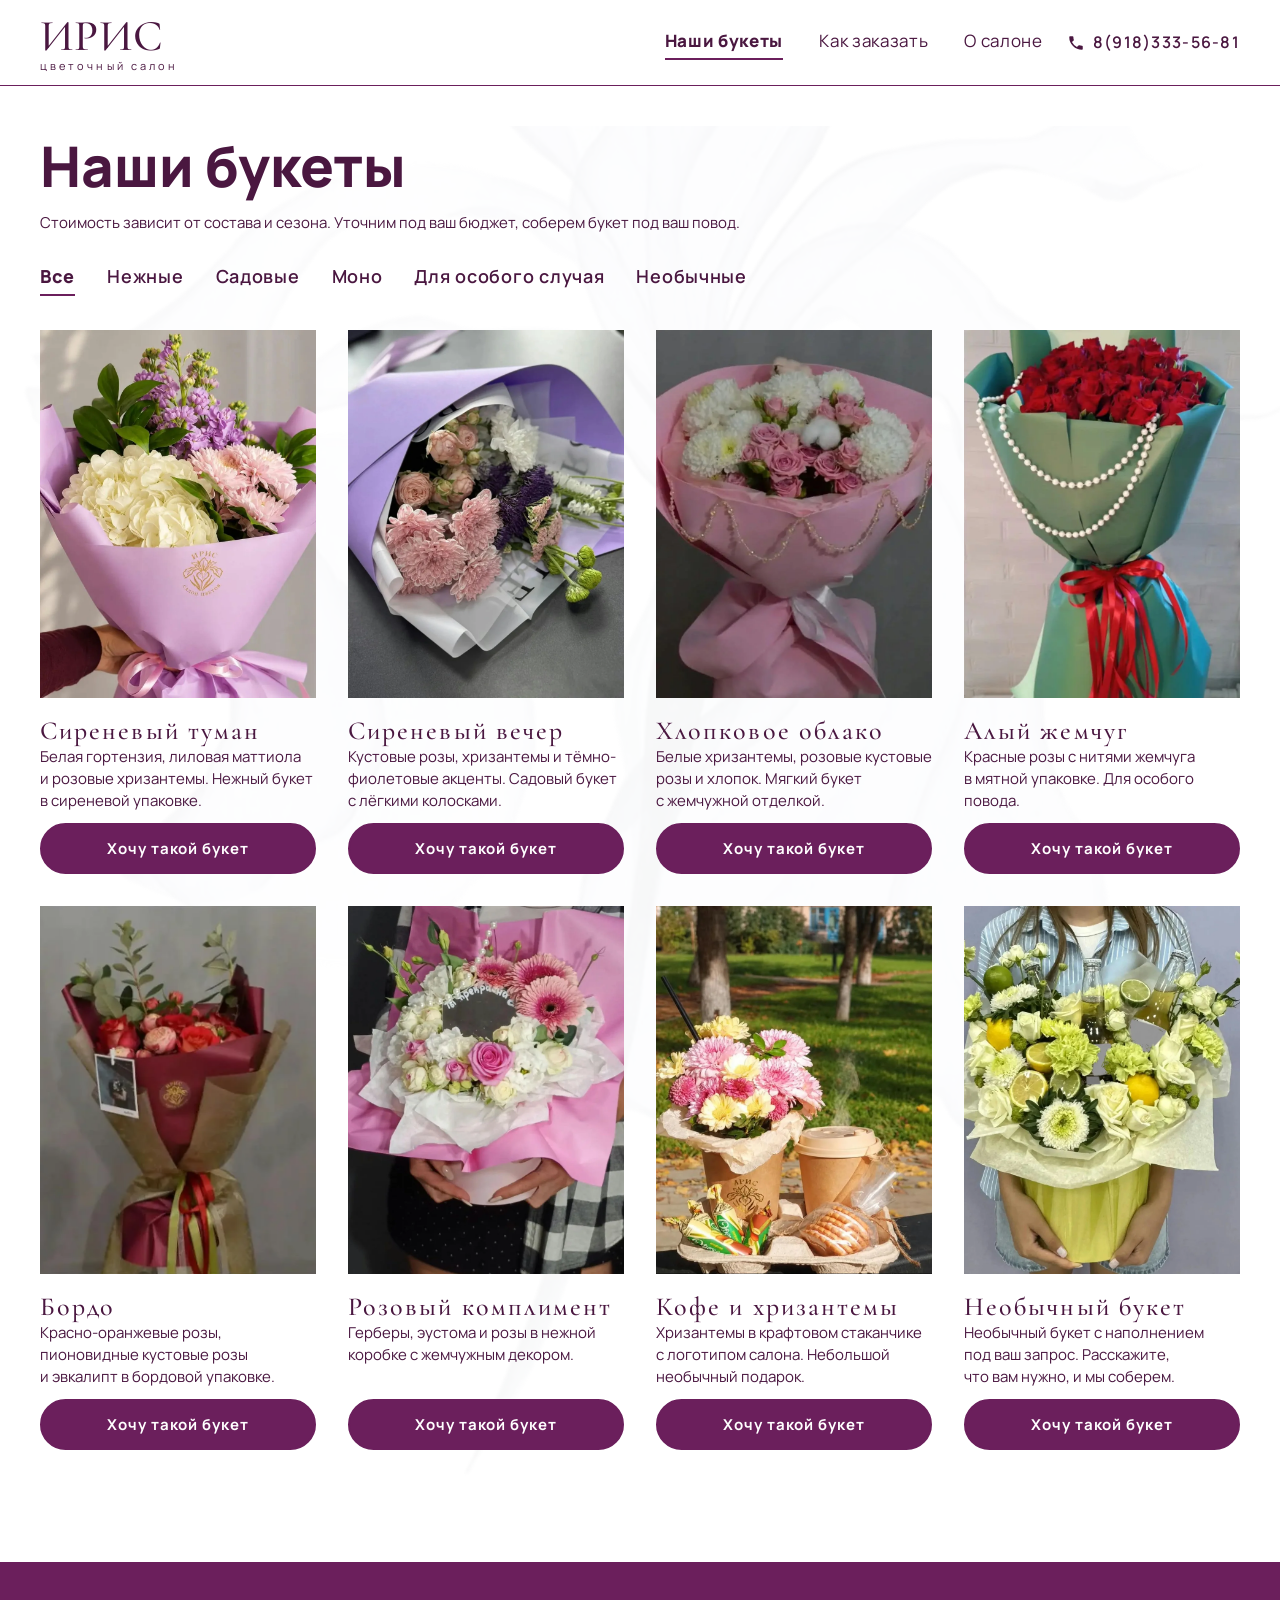
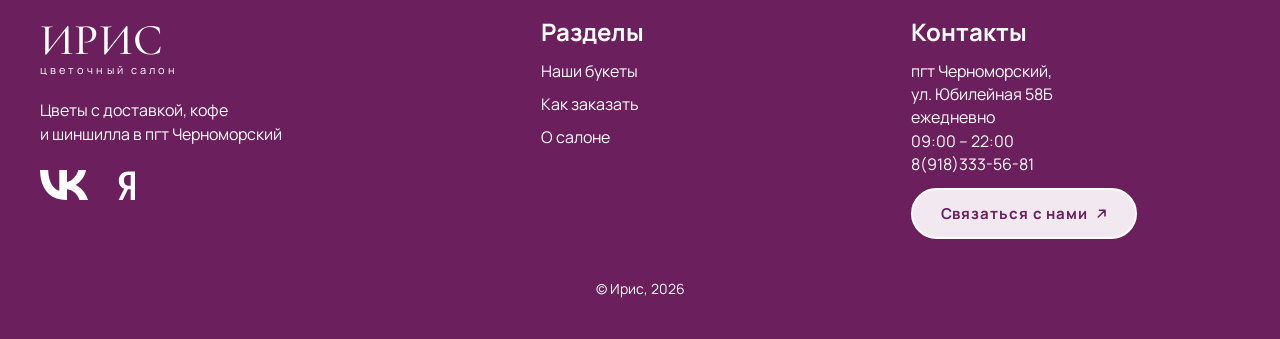
<file: bouquets.html>
<!DOCTYPE html>
<html lang="ru">
<head>
<meta charset="utf-8">
<meta name="viewport" content="width=device-width, initial-scale=1">
<title>Наши букеты — Ирис, цветочный салон</title>
<meta name="description" content="Каталог букетов цветочного салона «Ирис». Соберем букет под ваш повод и бюджет.">
<meta name="theme-color" content="#6b1f5c">
<meta property="og:title" content="Наши букеты — Ирис, цветочный салон">
<meta property="og:description" content="Каталог букетов цветочного салона «Ирис». Соберем букет под ваш повод и бюджет.">
<meta property="og:type" content="website">
<meta property="og:locale" content="ru_RU">
<link rel="icon" href="img/favicon.svg" type="image/svg+xml">
<link rel="preconnect" href="https://fonts.googleapis.com">
<link rel="preconnect" href="https://fonts.gstatic.com" crossorigin>
<link href="https://fonts.googleapis.com/css2?family=Cormorant+Garamond:wght@400;500&family=Manrope:wght@300;400;500;600;700;800&display=swap&subset=cyrillic" rel="stylesheet">
<link rel="stylesheet" href="css/style.css">
</head>
<body>
<header class="site-header">
  <div class="header-inner">
    <a class="logo" href="index.html" aria-label="Ирис — на главную"><b>ИРИС</b><small>цветочный салон</small></a>
    <nav class="nav" aria-label="Основное меню"><a href="bouquets.html" aria-current="page">Наши букеты</a><a href="order.html">Как заказать</a><a href="about.html">О салоне</a></nav>
    <a class="phone header-phone" href="tel:+79183335681"><svg viewBox="0 0 24 24" aria-hidden="true"><path d="M6.6 10.8a15 15 0 0 0 6.6 6.6l2.2-2.2c.3-.3.7-.4 1-.2 1.1.4 2.3.6 3.6.6.6 0 1 .4 1 1V20c0 .6-.4 1-1 1A17 17 0 0 1 3 4c0-.6.4-1 1-1h3.5c.6 0 1 .4 1 1 0 1.3.2 2.5.6 3.6.1.3 0 .7-.2 1l-2.3 2.2z"/></svg>8(918)333-56-81</a>
    <button class="burger" id="burger" aria-label="Открыть меню" aria-expanded="false" aria-controls="mobile-menu"><span></span><span></span></button>
  </div>
</header>

<div class="mobile-menu" id="mobile-menu" role="dialog" aria-modal="true" aria-label="Меню">
  <div class="top">
    <a class="logo" href="index.html"><b>ИРИС</b><small>цветочный салон</small></a>
    <button class="close" id="menu-close" aria-label="Закрыть меню">×</button>
  </div>
  <nav aria-label="Мобильное меню"><a href="bouquets.html" aria-current="page">Наши букеты</a><a href="order.html">Как заказать</a><a href="about.html">О салоне</a></nav>
  <a class="phone" href="tel:+79183335681"><svg viewBox="0 0 24 24" aria-hidden="true"><path d="M6.6 10.8a15 15 0 0 0 6.6 6.6l2.2-2.2c.3-.3.7-.4 1-.2 1.1.4 2.3.6 3.6.6.6 0 1 .4 1 1V20c0 .6-.4 1-1 1A17 17 0 0 1 3 4c0-.6.4-1 1-1h3.5c.6 0 1 .4 1 1 0 1.3.2 2.5.6 3.6.1.3 0 .7-.2 1l-2.3 2.2z"/></svg>8(918)333-56-81</a>
  <a class="btn" href="tel:+79183335681">Связаться с нами <svg class="arr" viewBox="0 0 10 10" aria-hidden="true"><path d="M2 8 8 2M3 2h5v5" fill="none" stroke="currentColor" stroke-width="1.4" stroke-linecap="round" stroke-linejoin="round"/></svg></a>
</div>

<main class="page page--bouquets">

<div class="deco deco--bouquets" aria-hidden="true"></div>
<section class="section"><div class="container">
  <h1>Наши букеты</h1>
  <p class="note" style="margin-top:14px">Стоимость зависит от состава и сезона. Уточним под ваш бюджет, соберем букет под ваш повод.</p>
  <div class="filters" role="tablist" aria-label="Категории">
    <button class="is-active" data-filter="all">Все</button>
    <button data-filter="tender">Нежные</button>
    <button data-filter="garden">Садовые</button>
    <button data-filter="mono">Моно</button>
    <button data-filter="special">Для особого случая</button>
    <button data-filter="unusual">Необычные</button>
  </div>
  <div class="bouquets"><article class="bouquet" data-cat="tender"><img src="img/bouquet-1.webp" alt="Букет «Сиреневый туман» из белой гортензии, лиловой маттиолы и розовых хризантем" width="900" height="1200" loading="lazy" decoding="async"><h3>Сиреневый туман</h3><p>Белая гортензия, лиловая маттиола и розовые хризантемы. Нежный букет в сиреневой упаковке.</p><a class="btn" href="tel:+79183335681">Хочу такой букет</a></article><article class="bouquet" data-cat="garden"><img src="img/bouquet-2.webp" alt="Букет «Сиреневый вечер» из кустовых роз, хризантем и фиолетовых цветов" width="900" height="1200" loading="lazy" decoding="async"><h3>Сиреневый вечер</h3><p>Кустовые розы, хризантемы и тёмно-фиолетовые акценты. Садовый букет с лёгкими колосками.</p><a class="btn" href="tel:+79183335681">Хочу такой букет</a></article><article class="bouquet" data-cat="tender"><img src="img/bouquet-3.webp" alt="Букет «Хлопковое облако» из белых хризантем, розовых роз и хлопка" width="760" height="1013" loading="lazy" decoding="async"><h3>Хлопковое облако</h3><p>Белые хризантемы, розовые кустовые розы и хлопок. Мягкий букет с жемчужной отделкой.</p><a class="btn" href="tel:+79183335681">Хочу такой букет</a></article><article class="bouquet" data-cat="mono special"><img src="img/bouquet-4.webp" alt="Букет «Алый жемчуг» из красных роз с жемчужными нитями" width="760" height="1013" loading="lazy" decoding="async"><h3>Алый жемчуг</h3><p>Красные розы с нитями жемчуга в мятной упаковке. Для особого повода.</p><a class="btn" href="tel:+79183335681">Хочу такой букет</a></article><article class="bouquet" data-cat="special"><img src="img/bouquet-5.webp" alt="Букет «Бордо» из красно-оранжевых роз и эвкалипта" width="579" height="772" loading="lazy" decoding="async"><h3>Бордо</h3><p>Красно-оранжевые розы, пионовидные кустовые розы и эвкалипт в бордовой упаковке.</p><a class="btn" href="tel:+79183335681">Хочу такой букет</a></article><article class="bouquet" data-cat="tender special"><img src="img/bouquet-6.webp" alt="Цветочная коробка «Розовый комплимент» с герберами, эустомой и розами" width="900" height="1200" loading="lazy" decoding="async"><h3>Розовый комплимент</h3><p>Герберы, эустома и розы в нежной коробке с жемчужным декором.</p><a class="btn" href="tel:+79183335681">Хочу такой букет</a></article><article class="bouquet" data-cat="unusual"><img src="img/bouquet-7.webp" alt="Хризантемы в крафтовом стаканчике с логотипом салона" width="900" height="1200" loading="lazy" decoding="async"><h3>Кофе и хризантемы</h3><p>Хризантемы в крафтовом стаканчике с логотипом салона. Небольшой необычный подарок.</p><a class="btn" href="tel:+79183335681">Хочу такой букет</a></article><article class="bouquet" data-cat="unusual"><img src="img/bouquet-8.webp" alt="Необычный букет с розами, гвоздиками и цитрусами" width="900" height="1200" loading="lazy" decoding="async"><h3>Необычный букет</h3><p>Необычный букет с наполнением под ваш запрос. Расскажите, что вам нужно, и мы соберем.</p><a class="btn" href="tel:+79183335681">Хочу такой букет</a></article></div>
  <p class="empty hidden" id="empty">В этой категории пока нет букетов. Напишите нам, и мы соберем под ваш повод.</p>
</div></section>

</main>

<footer class="site-footer">
  <div class="container">
    <div class="footer-grid">
      <div>
        <a class="logo" href="index.html"><b>ИРИС</b><small>цветочный салон</small></a>
        <p class="footer-desc">Цветы с доставкой, кофе<br>и шиншилла в пгт Черноморский</p>
        <div class="socials">
          <a href="https://vk.ru/id1106117199" target="_blank" rel="noopener" aria-label="ВКонтакте"><svg viewBox="0 0 48 30" aria-hidden="true"><path d="M26 30C9.6 30 .3 18.7 0 0h8.2c.3 13.8 6.3 19.6 11.1 20.8V0h7.7v11.9C31.7 11.4 36.7 6 38.4 0h7.7c-1.3 7.3-6.7 12.7-10.5 14.9C39.4 16.8 45.5 21.5 48 30h-8.5c-1.8-5.7-6.3-10.1-12.5-10.7V30H26z"/></svg></a>
          <a href="https://yandex.ru/maps/?text=%D0%98%D1%80%D0%B8%D1%81%20%D1%86%D0%B2%D0%B5%D1%82%D0%BE%D1%87%D0%BD%D1%8B%D0%B9%20%D1%81%D0%B0%D0%BB%D0%BE%D0%BD%20%D0%A7%D0%B5%D1%80%D0%BD%D0%BE%D0%BC%D0%BE%D1%80%D1%81%D0%BA%D0%B8%D0%B9%20%D0%AE%D0%B1%D0%B8%D0%BB%D0%B5%D0%B9%D0%BD%D0%B0%D1%8F%2058%D0%91" target="_blank" rel="noopener" aria-label="Мы на Яндекс Картах"><svg viewBox="0 0 24 30" aria-hidden="true"><path d="M14.7 30V19.2h-2.8L6.7 30H2.6l5.6-11.2C4.7 17.3 2.8 14.5 2.8 10.7 2.8 5 6.7 1.5 12.7 1.5H19V30h-4.3zm0-25.1h-1.8c-3.3 0-5 1.8-5 5.6 0 3.6 1.9 5.3 5.1 5.3h1.7V4.9z"/></svg></a>
        </div>
      </div>
      <div>
        <h3>Разделы</h3>
        <ul><li><a href="bouquets.html">Наши букеты</a></li><li><a href="order.html">Как заказать</a></li><li><a href="about.html">О салоне</a></li></ul>
      </div>
      <div class="footer-contacts">
        <h3>Контакты</h3>
        <p>пгт Черноморский,<br>ул. Юбилейная 58Б<br>ежедневно<br>09:00 – 22:00<br><a href="tel:+79183335681">8(918)333-56-81</a></p>
        <a class="btn btn--light" href="tel:+79183335681">Связаться с нами <svg class="arr" viewBox="0 0 10 10" aria-hidden="true"><path d="M2 8 8 2M3 2h5v5" fill="none" stroke="currentColor" stroke-width="1.4" stroke-linecap="round" stroke-linejoin="round"/></svg></a>
      </div>
    </div>
    <p class="copy">© Ирис, 2026</p>
  </div>
</footer>
<script src="js/main.js"></script>
</body>
</html>
</file>
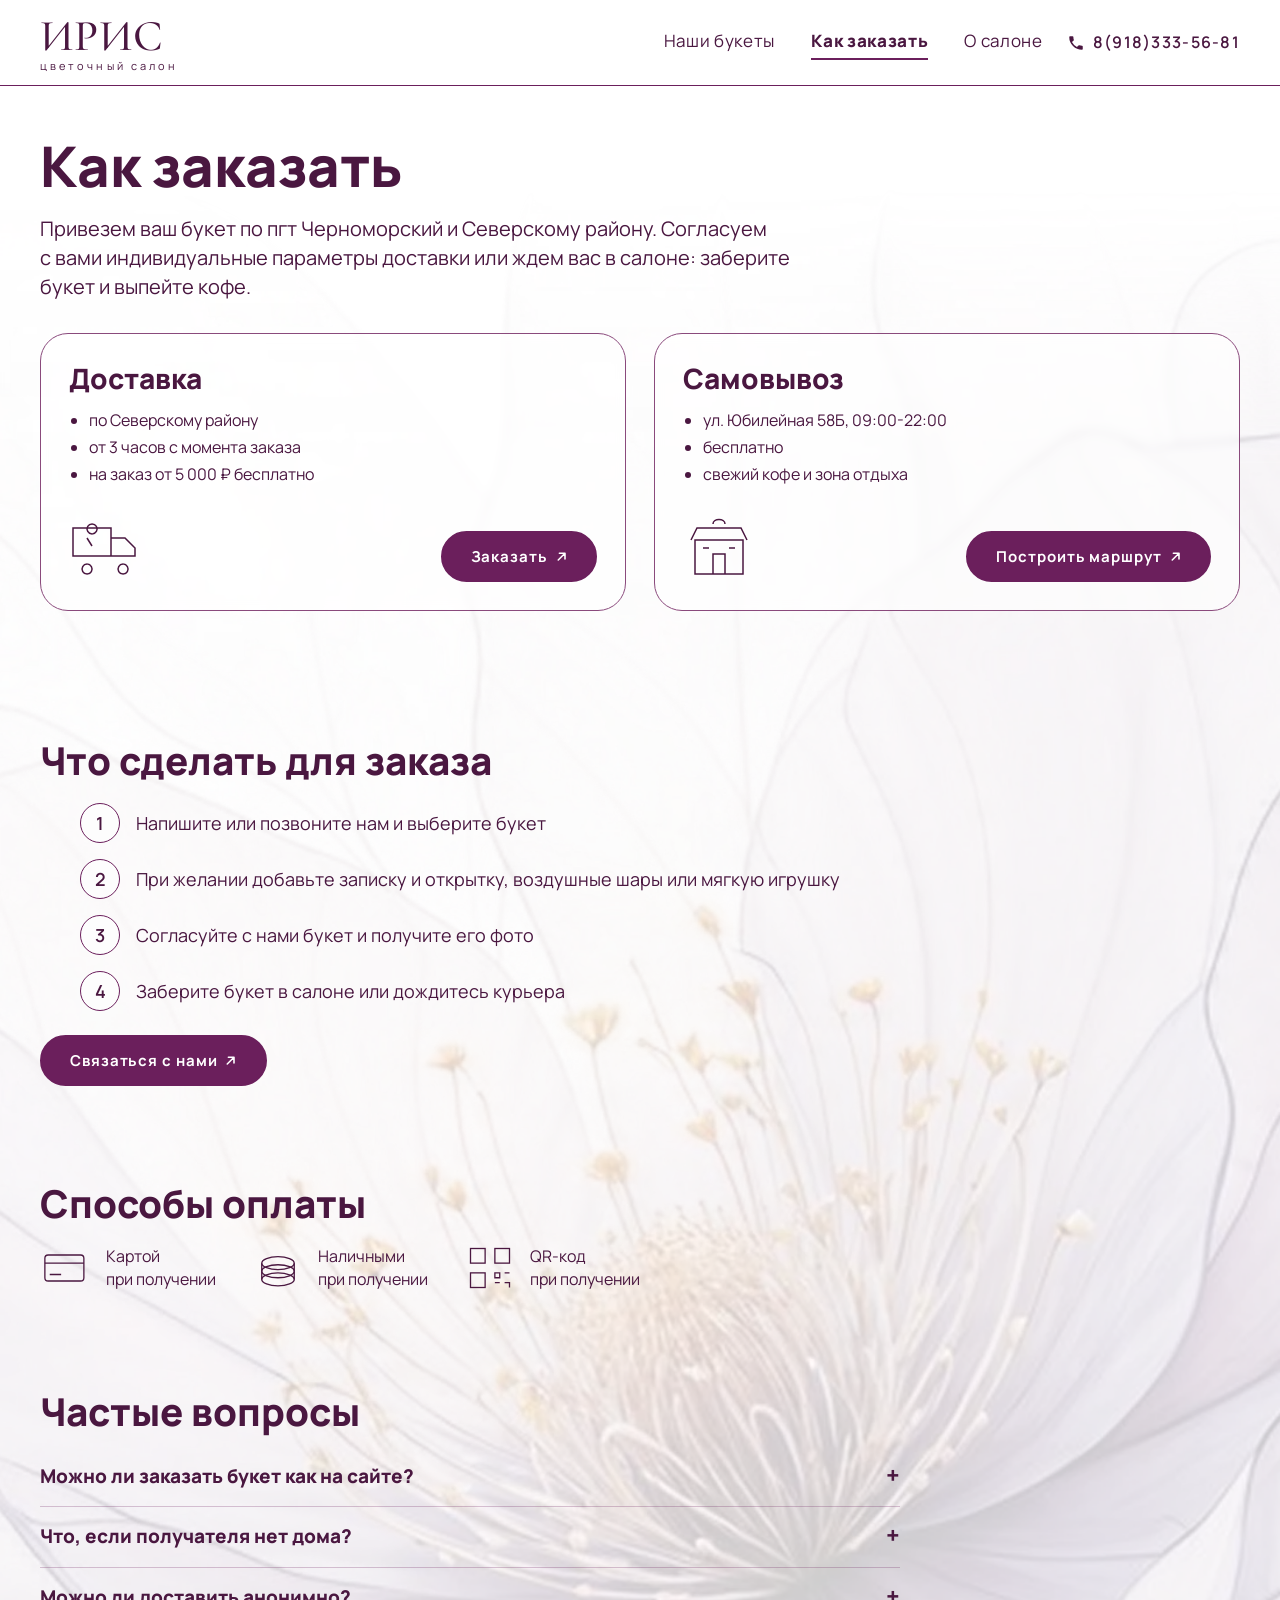
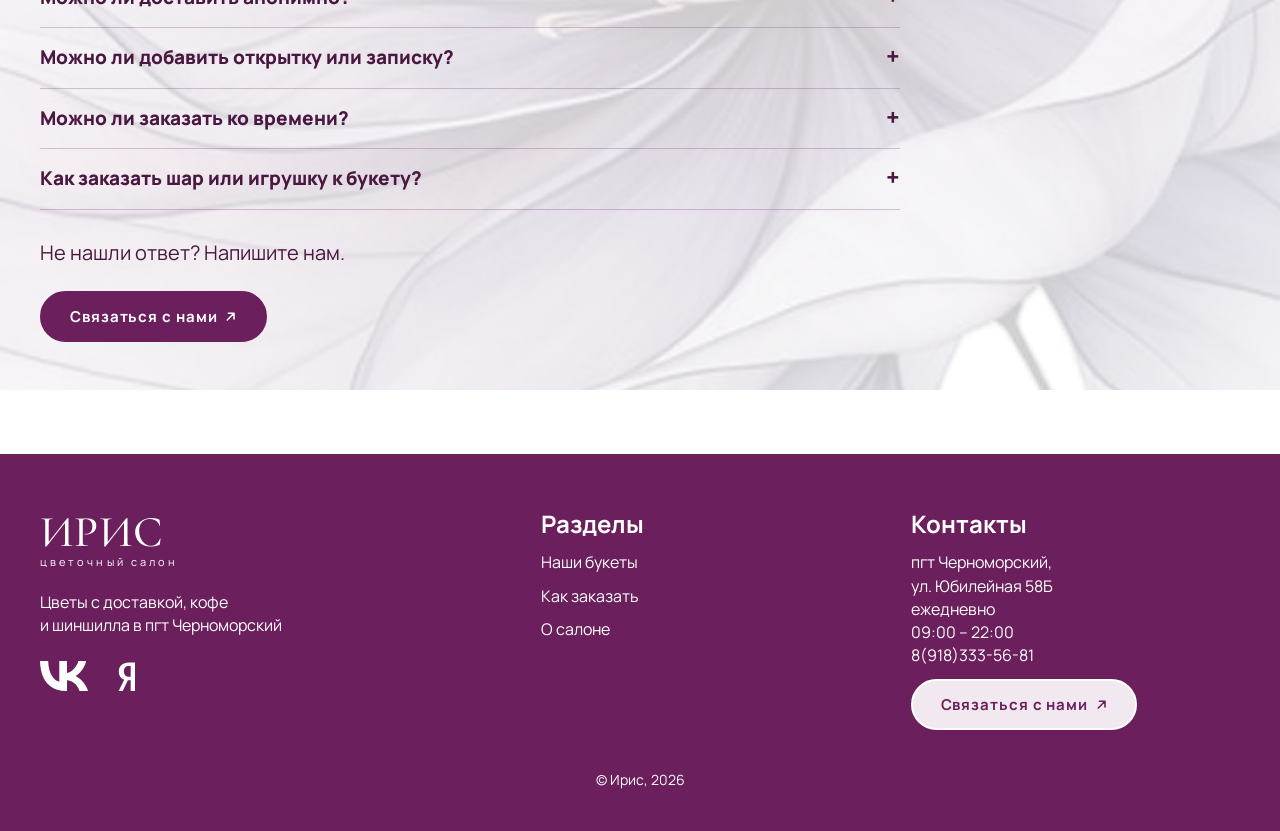
<file: order.html>
<!DOCTYPE html>
<html lang="ru">
<head>
<meta charset="utf-8">
<meta name="viewport" content="width=device-width, initial-scale=1">
<title>Как заказать — Ирис, цветочный салон</title>
<meta name="description" content="Доставка по Северскому району, самовывоз, способы оплаты и ответы на частые вопросы.">
<meta name="theme-color" content="#6b1f5c">
<meta property="og:title" content="Как заказать — Ирис, цветочный салон">
<meta property="og:description" content="Доставка по Северскому району, самовывоз, способы оплаты и ответы на частые вопросы.">
<meta property="og:type" content="website">
<meta property="og:locale" content="ru_RU">
<link rel="icon" href="img/favicon.svg" type="image/svg+xml">
<link rel="preconnect" href="https://fonts.googleapis.com">
<link rel="preconnect" href="https://fonts.gstatic.com" crossorigin>
<link href="https://fonts.googleapis.com/css2?family=Cormorant+Garamond:wght@400;500&family=Manrope:wght@300;400;500;600;700;800&display=swap&subset=cyrillic" rel="stylesheet">
<link rel="stylesheet" href="css/style.css">
</head>
<body>
<header class="site-header">
  <div class="header-inner">
    <a class="logo" href="index.html" aria-label="Ирис — на главную"><b>ИРИС</b><small>цветочный салон</small></a>
    <nav class="nav" aria-label="Основное меню"><a href="bouquets.html">Наши букеты</a><a href="order.html" aria-current="page">Как заказать</a><a href="about.html">О салоне</a></nav>
    <a class="phone header-phone" href="tel:+79183335681"><svg viewBox="0 0 24 24" aria-hidden="true"><path d="M6.6 10.8a15 15 0 0 0 6.6 6.6l2.2-2.2c.3-.3.7-.4 1-.2 1.1.4 2.3.6 3.6.6.6 0 1 .4 1 1V20c0 .6-.4 1-1 1A17 17 0 0 1 3 4c0-.6.4-1 1-1h3.5c.6 0 1 .4 1 1 0 1.3.2 2.5.6 3.6.1.3 0 .7-.2 1l-2.3 2.2z"/></svg>8(918)333-56-81</a>
    <button class="burger" id="burger" aria-label="Открыть меню" aria-expanded="false" aria-controls="mobile-menu"><span></span><span></span></button>
  </div>
</header>

<div class="mobile-menu" id="mobile-menu" role="dialog" aria-modal="true" aria-label="Меню">
  <div class="top">
    <a class="logo" href="index.html"><b>ИРИС</b><small>цветочный салон</small></a>
    <button class="close" id="menu-close" aria-label="Закрыть меню">×</button>
  </div>
  <nav aria-label="Мобильное меню"><a href="bouquets.html">Наши букеты</a><a href="order.html" aria-current="page">Как заказать</a><a href="about.html">О салоне</a></nav>
  <a class="phone" href="tel:+79183335681"><svg viewBox="0 0 24 24" aria-hidden="true"><path d="M6.6 10.8a15 15 0 0 0 6.6 6.6l2.2-2.2c.3-.3.7-.4 1-.2 1.1.4 2.3.6 3.6.6.6 0 1 .4 1 1V20c0 .6-.4 1-1 1A17 17 0 0 1 3 4c0-.6.4-1 1-1h3.5c.6 0 1 .4 1 1 0 1.3.2 2.5.6 3.6.1.3 0 .7-.2 1l-2.3 2.2z"/></svg>8(918)333-56-81</a>
  <a class="btn" href="tel:+79183335681">Связаться с нами <svg class="arr" viewBox="0 0 10 10" aria-hidden="true"><path d="M2 8 8 2M3 2h5v5" fill="none" stroke="currentColor" stroke-width="1.4" stroke-linecap="round" stroke-linejoin="round"/></svg></a>
</div>

<main class="page page--order">

<div class="deco deco--order" aria-hidden="true"></div>
<section class="section"><div class="container">
  <h1>Как заказать</h1>
  <p class="lead" style="margin-top:16px">Привезем ваш букет по пгт Черноморский и Северскому району. Согласуем с вами индивидуальные параметры доставки или ждем вас в салоне: заберите букет и выпейте кофе.</p>
  <div class="panels">
    <div class="panel"><h2>Доставка</h2><ul><li>по Северскому району</li><li>от 3 часов с момента заказа</li><li>на заказ от 5 000 ₽ бесплатно</li></ul><div class="panel-foot"><svg viewBox="0 0 72 72" aria-hidden="true"><path d="M4 18h38v28H4zM42 28h14l10 10v8H42zM18 54a5 5 0 1 0 .1 0M54 54a5 5 0 1 0 .1 0"/><path d="M23 24a5 5 0 1 1 .1 0M23 36l-5-8"/></svg><a class="btn" href="tel:+79183335681">Заказать <svg class="arr" viewBox="0 0 10 10" aria-hidden="true"><path d="M2 8 8 2M3 2h5v5" fill="none" stroke="currentColor" stroke-width="1.4" stroke-linecap="round" stroke-linejoin="round"/></svg></a></div></div>
    <div class="panel"><h2>Самовывоз</h2><ul><li>ул. Юбилейная 58Б, 09:00-22:00</li><li>бесплатно</li><li>свежий кофе и зона отдыха</li></ul><div class="panel-foot"><svg viewBox="0 0 72 72" aria-hidden="true"><path d="M12 30h48v34H12zM8 30l6-12h44l6 12M30 64V44h12v20M20 38h6M46 38h6M30 14c0-6 12-6 12 0"/></svg><a class="btn" href="https://yandex.ru/maps/?text=%D0%98%D1%80%D0%B8%D1%81%20%D1%86%D0%B2%D0%B5%D1%82%D0%BE%D1%87%D0%BD%D1%8B%D0%B9%20%D1%81%D0%B0%D0%BB%D0%BE%D0%BD%20%D0%A7%D0%B5%D1%80%D0%BD%D0%BE%D0%BC%D0%BE%D1%80%D1%81%D0%BA%D0%B8%D0%B9%20%D0%AE%D0%B1%D0%B8%D0%BB%D0%B5%D0%B9%D0%BD%D0%B0%D1%8F%2058%D0%91" target="_blank" rel="noopener">Построить маршрут <svg class="arr" viewBox="0 0 10 10" aria-hidden="true"><path d="M2 8 8 2M3 2h5v5" fill="none" stroke="currentColor" stroke-width="1.4" stroke-linecap="round" stroke-linejoin="round"/></svg></a></div></div>
  </div>
</div></section>

<section class="section"><div class="container">
  <h2>Что сделать для заказа</h2>
  <ol class="steps"><li>Напишите или позвоните нам и выберите букет</li><li>При желании добавьте записку и открытку, воздушные шары или мягкую игрушку</li><li>Согласуйте с нами букет и получите его фото</li><li>Заберите букет в салоне или дождитесь курьера</li></ol>
  <div class="btn-row"><a class="btn full-m" href="tel:+79183335681">Связаться с нами <svg class="arr" viewBox="0 0 10 10" aria-hidden="true"><path d="M2 8 8 2M3 2h5v5" fill="none" stroke="currentColor" stroke-width="1.4" stroke-linecap="round" stroke-linejoin="round"/></svg></a></div>
</div></section>

<section class="section"><div class="container">
  <h2>Способы оплаты</h2>
  <div class="pay"><div><svg viewBox="0 0 64 64" aria-hidden="true"><rect x="6" y="16" width="48" height="32" rx="4"/><path d="M6 26h48M12 40h14"/></svg><span>Картой<br>при получении</span></div><div><svg viewBox="0 0 64 64" aria-hidden="true"><ellipse cx="32" cy="46" rx="20" ry="8"/><path d="M12 46V36M52 46V36"/><ellipse cx="32" cy="36" rx="20" ry="8"/><path d="M12 36V26M52 36V26"/><ellipse cx="32" cy="26" rx="20" ry="8"/></svg><span>Наличными<br>при получении</span></div><div><svg viewBox="0 0 64 64" aria-hidden="true"><rect x="8" y="8" width="18" height="18"/><rect x="38" y="8" width="18" height="18"/><rect x="8" y="38" width="18" height="18"/><path d="M38 38h6v6h-6zM50 38h6M38 50h6M50 50h6v6"/></svg><span>QR-код<br>при получении</span></div></div>
</div></section>

<section class="section"><div class="container">
  <h2 style="margin-bottom:12px">Частые вопросы</h2>
  <div class="faq"><details><summary>Можно ли заказать букет как на сайте?</summary><p>Да, мы соберем такой же или очень близкий по составу букет. Цветы меняются по сезону, поэтому точный состав и стоимость уточним, когда вы позвоните или напишете нам. Можем собрать букет под ваш повод и бюджет.</p></details><details><summary>Что, если получателя нет дома?</summary><p>Курьер заранее позвонит получателю. Если дома никого нет, мы свяжемся с вами и решим вместе: перенесем доставку на другое время или передадим букет тому, кого вы укажите. С вашего согласия можем оставить букет на месте и прислать вам фото для подтверждения.</p></details><details><summary>Можно ли доставить анонимно?</summary><p>Да, скажите об этом при заказе: мы не назовем получателю ваше имя. Подпись в записке тоже можно не ставить.</p></details><details><summary>Можно ли добавить открытку или записку?</summary><p>Да. В салоне есть открытки на разные случаи: выберите подходящую или пришлите нам свой текст, и мы вложим записку в букет.</p></details><details><summary>Можно ли заказать ко времени?</summary><p>Да. Напишите дату и удобное время, и мы привезем букет к назначенному часу. На праздники, например 14 февраля и 8 марта, лучше написать заранее.</p></details><details><summary>Как заказать шар или игрушку к букету?</summary><p>Напишите нам, какой букет вы выбрали, и мы подберем шар или мягкую игрушку в тон. После согласования с вами мы соберем все в один заказ и привезем вместе. Что сейчас есть в наличии вы можете уточнить в мессенджере или в салоне.</p></details></div>
  <p class="lead" style="margin-top:28px">Не нашли ответ? Напишите нам.</p>
  <div class="btn-row"><a class="btn full-m" href="tel:+79183335681">Связаться с нами <svg class="arr" viewBox="0 0 10 10" aria-hidden="true"><path d="M2 8 8 2M3 2h5v5" fill="none" stroke="currentColor" stroke-width="1.4" stroke-linecap="round" stroke-linejoin="round"/></svg></a></div>
</div></section>

</main>

<footer class="site-footer">
  <div class="container">
    <div class="footer-grid">
      <div>
        <a class="logo" href="index.html"><b>ИРИС</b><small>цветочный салон</small></a>
        <p class="footer-desc">Цветы с доставкой, кофе<br>и шиншилла в пгт Черноморский</p>
        <div class="socials">
          <a href="https://vk.ru/id1106117199" target="_blank" rel="noopener" aria-label="ВКонтакте"><svg viewBox="0 0 48 30" aria-hidden="true"><path d="M26 30C9.6 30 .3 18.7 0 0h8.2c.3 13.8 6.3 19.6 11.1 20.8V0h7.7v11.9C31.7 11.4 36.7 6 38.4 0h7.7c-1.3 7.3-6.7 12.7-10.5 14.9C39.4 16.8 45.5 21.5 48 30h-8.5c-1.8-5.7-6.3-10.1-12.5-10.7V30H26z"/></svg></a>
          <a href="https://yandex.ru/maps/?text=%D0%98%D1%80%D0%B8%D1%81%20%D1%86%D0%B2%D0%B5%D1%82%D0%BE%D1%87%D0%BD%D1%8B%D0%B9%20%D1%81%D0%B0%D0%BB%D0%BE%D0%BD%20%D0%A7%D0%B5%D1%80%D0%BD%D0%BE%D0%BC%D0%BE%D1%80%D1%81%D0%BA%D0%B8%D0%B9%20%D0%AE%D0%B1%D0%B8%D0%BB%D0%B5%D0%B9%D0%BD%D0%B0%D1%8F%2058%D0%91" target="_blank" rel="noopener" aria-label="Мы на Яндекс Картах"><svg viewBox="0 0 24 30" aria-hidden="true"><path d="M14.7 30V19.2h-2.8L6.7 30H2.6l5.6-11.2C4.7 17.3 2.8 14.5 2.8 10.7 2.8 5 6.7 1.5 12.7 1.5H19V30h-4.3zm0-25.1h-1.8c-3.3 0-5 1.8-5 5.6 0 3.6 1.9 5.3 5.1 5.3h1.7V4.9z"/></svg></a>
        </div>
      </div>
      <div>
        <h3>Разделы</h3>
        <ul><li><a href="bouquets.html">Наши букеты</a></li><li><a href="order.html">Как заказать</a></li><li><a href="about.html">О салоне</a></li></ul>
      </div>
      <div class="footer-contacts">
        <h3>Контакты</h3>
        <p>пгт Черноморский,<br>ул. Юбилейная 58Б<br>ежедневно<br>09:00 – 22:00<br><a href="tel:+79183335681">8(918)333-56-81</a></p>
        <a class="btn btn--light" href="tel:+79183335681">Связаться с нами <svg class="arr" viewBox="0 0 10 10" aria-hidden="true"><path d="M2 8 8 2M3 2h5v5" fill="none" stroke="currentColor" stroke-width="1.4" stroke-linecap="round" stroke-linejoin="round"/></svg></a>
      </div>
    </div>
    <p class="copy">© Ирис, 2026</p>
  </div>
</footer>
<script src="js/main.js"></script>
</body>
</html>
</file>
<file: css/style.css>
/* ===== Ирис — цветочный салон ===== */
:root {
  --plum-dark: #4a1740;
  --plum: #6b1f5c;
  --plum-soft: #f1e8f0;
  --line: #8a4a7c;
  --text: #4a1740;
  --white: #fff;
  --radius: 28px;
  --maxw: 1240px;
  --serif: "Cormorant Garamond", "Times New Roman", serif;
  --sans: "Manrope", system-ui, -apple-system, "Segoe UI", sans-serif;
}

*, *::before, *::after { box-sizing: border-box; }
html { scroll-behavior: smooth; -webkit-text-size-adjust: 100%; }
body {
  margin: 0;
  font-family: var(--sans);
  color: var(--text);
  background: #fff;
  line-height: 1.45;
  font-size: 16px;
}
img { max-width: 100%; height: auto; display: block; }
a { color: inherit; text-decoration: none; }
h1, h2, h3 { margin: 0; line-height: 1.15; color: var(--plum-dark); }
h1 { font-size: clamp(32px, 4.5vw, 56px); font-weight: 800; }
h2 { font-size: clamp(24px, 3vw, 40px); font-weight: 800; }
h3 { font-size: clamp(18px, 2vw, 24px); font-weight: 700; }
p { margin: 0 0 12px; }
ul { margin: 0; padding: 0; }

.container { width: 100%; max-width: var(--maxw); margin: 0 auto; padding: 0 20px; }
.section { padding: 48px 0; }
.lead { font-size: clamp(16px, 1.6vw, 20px); max-width: 760px; }
.muted { opacity: .8; }
.hidden { display: none !important; }

/* ---------- Header ---------- */
.site-header { border-bottom: 1px solid var(--plum); background: rgba(255,255,255,.7); backdrop-filter: blur(6px); position: sticky; top: 0; z-index: 50; }
.header-inner { display: flex; align-items: center; justify-content: space-between; gap: 24px; padding: 14px 20px; max-width: var(--maxw); margin: 0 auto; }
.logo { display: inline-flex; flex-direction: column; line-height: 1; color: var(--plum-dark); }
.logo b { font-family: var(--serif); font-weight: 500; font-size: 44px; letter-spacing: .01em; }
.logo small { font-size: 11px; letter-spacing: .28em; margin-top: 2px; white-space: nowrap; }
.nav { display: flex; align-items: center; gap: 36px; margin-left: auto; }
.nav a { font-size: 17px; letter-spacing: .04em; padding: 4px 0; border-bottom: 2px solid transparent; }
.nav a:hover { border-color: var(--plum); }
.nav a[aria-current="page"] { font-weight: 800; border-color: var(--plum); }
.phone { display: inline-flex; align-items: center; gap: 8px; font-weight: 600; letter-spacing: .08em; white-space: nowrap; }
.phone svg { width: 18px; height: 18px; fill: var(--plum-dark); }
.burger { display: none; width: 40px; height: 40px; background: none; border: 0; cursor: pointer; padding: 8px; }
.burger span { display: block; height: 2px; background: var(--plum-dark); margin: 7px 0; transition: .25s; }

/* ---------- Buttons ---------- */
.btn {
  display: inline-flex; align-items: center; justify-content: center; gap: 8px;
  font: 700 15px/1 var(--sans); letter-spacing: .06em;
  padding: 16px 28px; border-radius: 999px; border: 2px solid var(--plum);
  background: var(--plum); color: #fff; cursor: pointer; transition: .2s;
}
.btn:hover { background: var(--plum-dark); border-color: var(--plum-dark); }
.btn--ghost { background: transparent; color: var(--plum); }
.btn--ghost:hover { background: var(--plum); color: #fff; }
.btn--soft { background: rgba(185,162,224,.35); color: var(--plum); border-color: var(--line); }
.btn--soft:hover { background: var(--plum); color: #fff; }
.btn--light { background: var(--plum-soft); color: var(--plum); border-color: #fff; }
.btn--light:hover { background: #fff; color: var(--plum-dark); }
.btn-row { display: flex; flex-wrap: wrap; gap: 14px; margin-top: 24px; }
.center { text-align: center; }

/* ---------- Hero ---------- */
.hero { padding: 56px 0 24px; }
.hero-grid { display: grid; grid-template-columns: 1.3fr 1fr; gap: 32px; align-items: center; }
.hero h1 { margin-bottom: 24px; }
.hero p { font-size: 18px; max-width: 520px; }
.hero-img { border-radius: var(--radius); overflow: hidden; aspect-ratio: 4/5; max-height: 520px; }
.hero-img img { width: 100%; height: 100%; object-fit: cover; }

/* ---------- Карточки / карусели ---------- */
.cards { display: grid; grid-template-columns: repeat(3, 1fr); gap: 28px; }
.card img { width: 100%; aspect-ratio: 4/3; object-fit: cover; margin-bottom: 14px; }
.card h3 { margin-bottom: 8px; }
.card p { font-size: 15px; }

.dots { display: none; justify-content: center; gap: 10px; margin: 14px 0; }
.dots i { width: 8px; height: 8px; border-radius: 50%; background: var(--plum); opacity: .25; transition: .2s; }
.dots i.is-active { opacity: 1; }

/* ---------- Букеты ---------- */
.bouquets { display: grid; grid-template-columns: repeat(4, 1fr); gap: 32px; }
.bouquet img { width: 100%; aspect-ratio: 3/4; object-fit: cover; margin-bottom: 18px; background: #ddd; }
.bouquet h3 { font-family: var(--serif); font-weight: 500; letter-spacing: .08em; font-size: 26px; }
.bouquet .price { font-family: var(--serif); letter-spacing: .08em; font-size: 22px; margin-bottom: 8px; }
.bouquet p { font-size: 15px; min-height: 66px; }
.bouquet .height { font-size: 15px; margin-bottom: 14px; }
.bouquet .btn { width: 100%; padding: 16px 10px; }
.bouquets.bouquets--3 { grid-template-columns: repeat(3, 1fr); }
.note { font-size: 15px; margin: 8px 0 24px; }
.filters { display: flex; gap: 32px; overflow-x: auto; padding-bottom: 6px; margin-bottom: 28px; scrollbar-width: none; }
.filters::-webkit-scrollbar { display: none; }
.filters button { background: none; border: 0; border-bottom: 2px solid transparent; font: 600 18px var(--sans); letter-spacing: .04em; color: var(--text); padding: 6px 0; cursor: pointer; white-space: nowrap; }
.filters button.is-active { font-weight: 800; border-color: var(--plum); }
.empty { padding: 32px 0; font-size: 18px; }

/* ---------- Шаги ---------- */
.steps { list-style: none; counter-reset: step; display: grid; gap: 16px; margin: 20px 0; }
.steps li { counter-increment: step; display: flex; align-items: center; gap: 16px; font-size: 18px; }
.steps li::before { content: counter(step); flex: none; width: 40px; height: 40px; border: 1.5px solid var(--plum); border-radius: 50%; display: grid; place-items: center; font-weight: 600; background: rgba(255,255,255,.6); }

/* ---------- Отзывы ---------- */
.reviews { display: grid; grid-template-columns: repeat(2, 1fr); gap: 24px; }
.review { border: 1.5px solid var(--line); border-radius: var(--radius); padding: 24px 28px; background: linear-gradient(135deg, rgba(255,255,255,.7), rgba(185,162,224,.25)); }
.review h3 { margin-bottom: 4px; }
.review .author { font-weight: 600; font-size: 14px; }
.stars { display: flex; gap: 8px; margin: 10px 0; }
.stars img { width: 24px; height: 24px; }
.review blockquote { margin: 0 0 16px; font-size: 15px; }
.review time { font-size: 14px; }
.reviews--wide .review:first-child { grid-column: 1 / -1; }

/* ---------- Доставка / самовывоз ---------- */
.panels { display: grid; grid-template-columns: repeat(2, 1fr); gap: 28px; margin: 32px 0; }
.panel { border: 1.5px solid var(--line); border-radius: var(--radius); padding: 28px; background: rgba(255,255,255,.55); backdrop-filter: blur(4px); display: flex; flex-direction: column; }
.panel h2 { font-size: 28px; margin-bottom: 14px; }
.panel ul { padding-left: 20px; margin-bottom: 20px; flex: 1; }
.panel li { margin-bottom: 4px; }
.panel-foot { display: flex; align-items: flex-end; justify-content: space-between; gap: 16px; }
.panel-foot > svg { width: 72px; height: 72px; stroke: var(--plum-dark); fill: none; stroke-width: 1.5; }

.pay { display: flex; flex-wrap: wrap; gap: 36px; margin-top: 16px; }
.pay div { display: flex; align-items: center; gap: 14px; }
.pay svg { width: 52px; height: 52px; stroke: var(--plum-dark); fill: none; stroke-width: 1.6; }

/* ---------- FAQ ---------- */
.faq { max-width: 860px; }
.faq details { border-bottom: 1px solid rgba(107,31,92,.25); padding: 16px 0; }
.faq summary { cursor: pointer; font-weight: 800; font-size: 19px; list-style: none; display: flex; justify-content: space-between; gap: 16px; }
.faq summary::-webkit-details-marker { display: none; }
.faq summary::after { content: "+"; font-size: 24px; line-height: 1; transition: .2s; }
.faq details[open] summary::after { transform: rotate(45deg); }
.faq details p { margin: 12px 0 0; font-size: 16px; }

/* ---------- О салоне ---------- */
.feature { display: grid; grid-template-columns: 1fr 1fr; gap: 40px; align-items: center; margin: 40px 0; }
.feature img { width: 100%; aspect-ratio: 4/3; object-fit: cover; }
.feature--rev img { order: -1; }
.wide-photo { width: 100%; aspect-ratio: 16/7; object-fit: cover; }
.contacts-list p { margin-bottom: 14px; }
.contacts-list b { display: block; }
.map { position: relative; border: 2px solid var(--plum); border-radius: var(--radius); min-height: 200px; background: linear-gradient(135deg, rgba(255,255,255,.75), rgba(185,162,224,.3)); display: flex; align-items: center; justify-content: center; gap: 18px; text-align: left; padding: 28px; margin: 16px 0 24px; transition: .2s; }
.map:hover { background: rgba(185,162,224,.4); }
.map-pin svg { width: 44px; height: 44px; fill: var(--plum); }
.map-text { font-size: 17px; }
.map iframe { position: absolute; inset: 0; width: 100%; height: 100%; border: 0; }

/* ---------- Footer ---------- */
.site-footer { background: var(--plum); color: #fff; margin-top: 64px; padding: 56px 0 28px; }
.footer-grid { display: grid; grid-template-columns: 1.4fr 1fr 1fr; gap: 40px; }
.site-footer .logo { color: #fff; }
.site-footer h3 { color: #fff; margin-bottom: 14px; }
.site-footer ul { list-style: none; display: grid; gap: 10px; }
.site-footer a:hover { text-decoration: underline; }
.footer-desc { margin: 24px 0; }
.socials { display: flex; gap: 28px; align-items: center; }
.socials svg { height: 30px; width: auto; fill: #fff; }
.copy { text-align: center; margin-top: 40px; font-size: 14px; }

/* ---------- Мобильное меню ---------- */
.mobile-menu { display: none; }

/* ======= Планшет ======= */
@media (max-width: 1024px) {
  .nav { gap: 22px; }
  .bouquets { grid-template-columns: repeat(2, 1fr); }
  .logo b { font-size: 38px; }
}

/* ======= Мобильная версия ======= */
@media (max-width: 768px) {
  .section { padding: 32px 0; }
  .header-inner { padding: 12px 16px; gap: 12px; }
  .container { padding: 0 16px; }
  .logo b { font-size: 34px; }
  .logo small { font-size: 9px; }
  .nav { display: none; }
  .header-phone { margin-left: auto; font-size: 13px; }
  .burger { display: block; }
  .mobile-menu {
    position: fixed; inset: 0; z-index: 100; background: #fff url("../img/petal-3.webp") no-repeat center bottom / 150% auto;
    display: flex; flex-direction: column; padding: 14px 20px 28px; transform: translateY(-100%); visibility: hidden; transition: transform .3s, visibility .3s;
  }
  .mobile-menu.is-open { transform: none; visibility: visible; }
  .mobile-menu .top { display: flex; justify-content: space-between; align-items: center; }
  .mobile-menu .close { background: none; border: 0; font-size: 40px; line-height: 1; color: var(--plum-dark); cursor: pointer; }
  .mobile-menu nav { display: grid; gap: 28px; margin-top: 40px; justify-items: start; }
  .mobile-menu nav a { font-size: 28px; font-weight: 800; padding-bottom: 4px; border-bottom: 2px solid transparent; }
  .mobile-menu nav a[aria-current="page"] { border-color: var(--plum); }
  .mobile-menu .phone { margin: 28px 0; }
  .mobile-menu .btn { margin-top: auto; width: 100%; }

  .hero { padding: 28px 0 8px; }
  .hero-grid { grid-template-columns: 1fr; }
  .hero-img { order: 2; aspect-ratio: 1/1; max-height: none; }
  .hero .btn { width: 100%; }

  /* карусели */
  .carousel { display: flex; overflow-x: auto; scroll-snap-type: x mandatory; gap: 16px; margin: 0 -16px; padding: 0 16px; scrollbar-width: none; }
  .carousel::-webkit-scrollbar { display: none; }
  .carousel > * { flex: 0 0 78%; scroll-snap-align: start; }
  .dots { display: flex; }

  .bouquets, .bouquets.bouquets--3 { grid-template-columns: repeat(2, 1fr); gap: 20px 14px; }
  .bouquets.carousel { display: flex; gap: 16px; }
  .bouquets.carousel > * { flex: 0 0 62%; }
  .bouquet h3 { font-size: 20px; }
  .bouquet .price { font-size: 18px; }
  .bouquet p { font-size: 14px; min-height: 0; }
  .bouquet .btn { font-size: 14px; padding: 14px 6px; }
  .filters { gap: 20px; margin-right: -16px; }
  .filters button { font-size: 16px; }

  .reviews { grid-template-columns: 1fr; }
  .reviews.carousel { display: flex; }
  .panels { grid-template-columns: 1fr; }
  .panel-foot { flex-direction: column; align-items: stretch; }
  .panel-foot > svg { display: none; }
  .panel .btn { width: 100%; }
  .pay { flex-direction: column; gap: 16px; }
  .feature { grid-template-columns: 1fr; gap: 16px; margin: 28px 0; }
  .feature--rev img { order: 0; }
  .feature img { order: -1; }
  .wide-photo { aspect-ratio: 16/10; }
  .cards.carousel > * { flex-basis: 70%; }
  .btn-row .btn, .full-m { width: 100%; }
  .footer-grid { grid-template-columns: 1fr; gap: 28px; }
  .map { min-height: 160px; padding: 20px; gap: 14px; }
  .map-text { font-size: 15px; }
}

@media (min-width: 769px) {
  .mobile-menu { display: none !important; }
}
@media (max-width: 380px) { .bouquets { grid-template-columns: 1fr; } }

@media (prefers-reduced-motion: reduce) {
  html { scroll-behavior: auto; }
  * { transition: none !important; }
}


/* ======================= v2: фоны, отступы, первый экран ======================= */
:root { --header-h: 86px; }
.arr { width: .75em; height: .75em; flex: none; }

/* декоративные фоны страниц (цвет страницы остаётся белым) */
.page { position: relative; overflow: hidden; }
.page > section { position: relative; z-index: 1; }
.deco, .petal { position: absolute; pointer-events: none; z-index: 0; background: no-repeat center top / contain; }
.deco { left: 50%; top: 0; }
.deco--home { left: 0; width: 100%; aspect-ratio: 1600/4081; background-image: url("../img/bg-home.webp"); }
.deco--bouquets { width: 1300px; margin-left: -650px; top: 40px; aspect-ratio: 1600/1675; background-image: url("../img/bg-bouquets.webp"); opacity: .2; }
.deco--order { left: 0; width: 100%; top: 240px; aspect-ratio: 1600/3904; background-image: url("../img/bg-order.webp"); }

/* лепестки «О салоне» */
.petal--1 { top: 1%;   right: -6%;  width: clamp(240px, 36vw, 520px); aspect-ratio: 1600/2164; background-image: url("../img/petal-1.webp"); transform: rotate(-12deg); }
.petal--2 { top: 17%;  left: -8%;   width: clamp(200px, 30vw, 440px); aspect-ratio: 1506/1606; background-image: url("../img/petal-2.webp"); opacity: .3; transform: rotate(14deg); }
.petal--3 { top: 33%;  right: -12%; width: clamp(240px, 38vw, 560px); aspect-ratio: 1469/2087; background-image: url("../img/petal-3.webp"); transform: rotate(24deg); }
.petal--4 { top: 50%;  left: -14%;  width: clamp(240px, 36vw, 520px); aspect-ratio: 1600/1631; background-image: url("../img/petal-4.webp"); transform: rotate(-18deg); }
.petal--5 { top: 66%;  right: -6%;  width: clamp(180px, 24vw, 360px); aspect-ratio: 1242/1117; background-image: url("../img/petal-5.webp"); opacity: .22; transform: rotate(10deg); }
.petal--6 { top: 78%;  left: 0;     width: 100%; max-width: 1300px; aspect-ratio: 1357/780; background-image: url("../img/petal-6.webp"); }
.page--about .petal--6 { left: 50%; margin-left: -650px; }
@media (max-width: 1300px) { .page--about .petal--6 { left: 0; margin-left: 0; max-width: none; } }

/* карусели: стартовый отступ слева (иначе scroll-snap прижимал первую карточку к краю) */
.carousel { scroll-padding: 0 16px; }

/* первый экран на десктопе: следующий блок выглядывает снизу */
@media (min-width: 769px) {
  .hero { min-height: calc(100svh - var(--header-h) - 130px); display: flex; align-items: center; padding: 32px 0; }
  .hero-grid { width: 100%; }
  .hero-img { aspect-ratio: 4/5; height: clamp(340px, calc(100svh - var(--header-h) - 130px - 64px), 620px); width: auto; justify-self: end; margin-right: 6%; }
  .hero-img img { width: 100%; height: 100%; object-fit: cover; }
}
@media (max-width: 768px) {
  :root { --header-h: 70px; }
  .deco--home { left: -30%; width: 160%; }
  .deco--bouquets { width: 190%; margin-left: -70%; top: 20px; opacity: .18; }
  .deco--order { left: -50%; width: 200%; top: 280px; }
  .petal--1 { width: 62vw; right: -22%; }
  .petal--2 { width: 56vw; left: -22%; }
  .petal--3 { width: 64vw; right: -26%; }
  .petal--4 { width: 62vw; left: -26%; }
  .petal--5 { width: 46vw; right: -14%; }
  .petal--6 { width: 160%; left: -30%; }
  .stars img { width: 22px; height: 22px; }
  .carousel > .bouquet h3 { font-size: 20px; }
}
.bouquet .sub { font-size: 15px; opacity: .85; }
.bouquets--3 .bouquet img { aspect-ratio: 3/4; }

.hero-img img { height: 100%; }
.stars img { height: auto; }

/* плавные края у больших фонов */
.deco--order, .deco--home { -webkit-mask-image: linear-gradient(to bottom, transparent 0, #000 9%, #000 92%, transparent 100%); mask-image: linear-gradient(to bottom, transparent 0, #000 9%, #000 92%, transparent 100%); }
.deco--order { top: 100px; }
@media (max-width: 768px) { .deco--order { top: 200px; } }

/* кнопки в карточках каталога выровнены по низу */
.bouquets:not(.carousel) .bouquet { display: flex; flex-direction: column; }
.bouquets:not(.carousel) .bouquet p { flex: 1; min-height: 0; }
</file>
